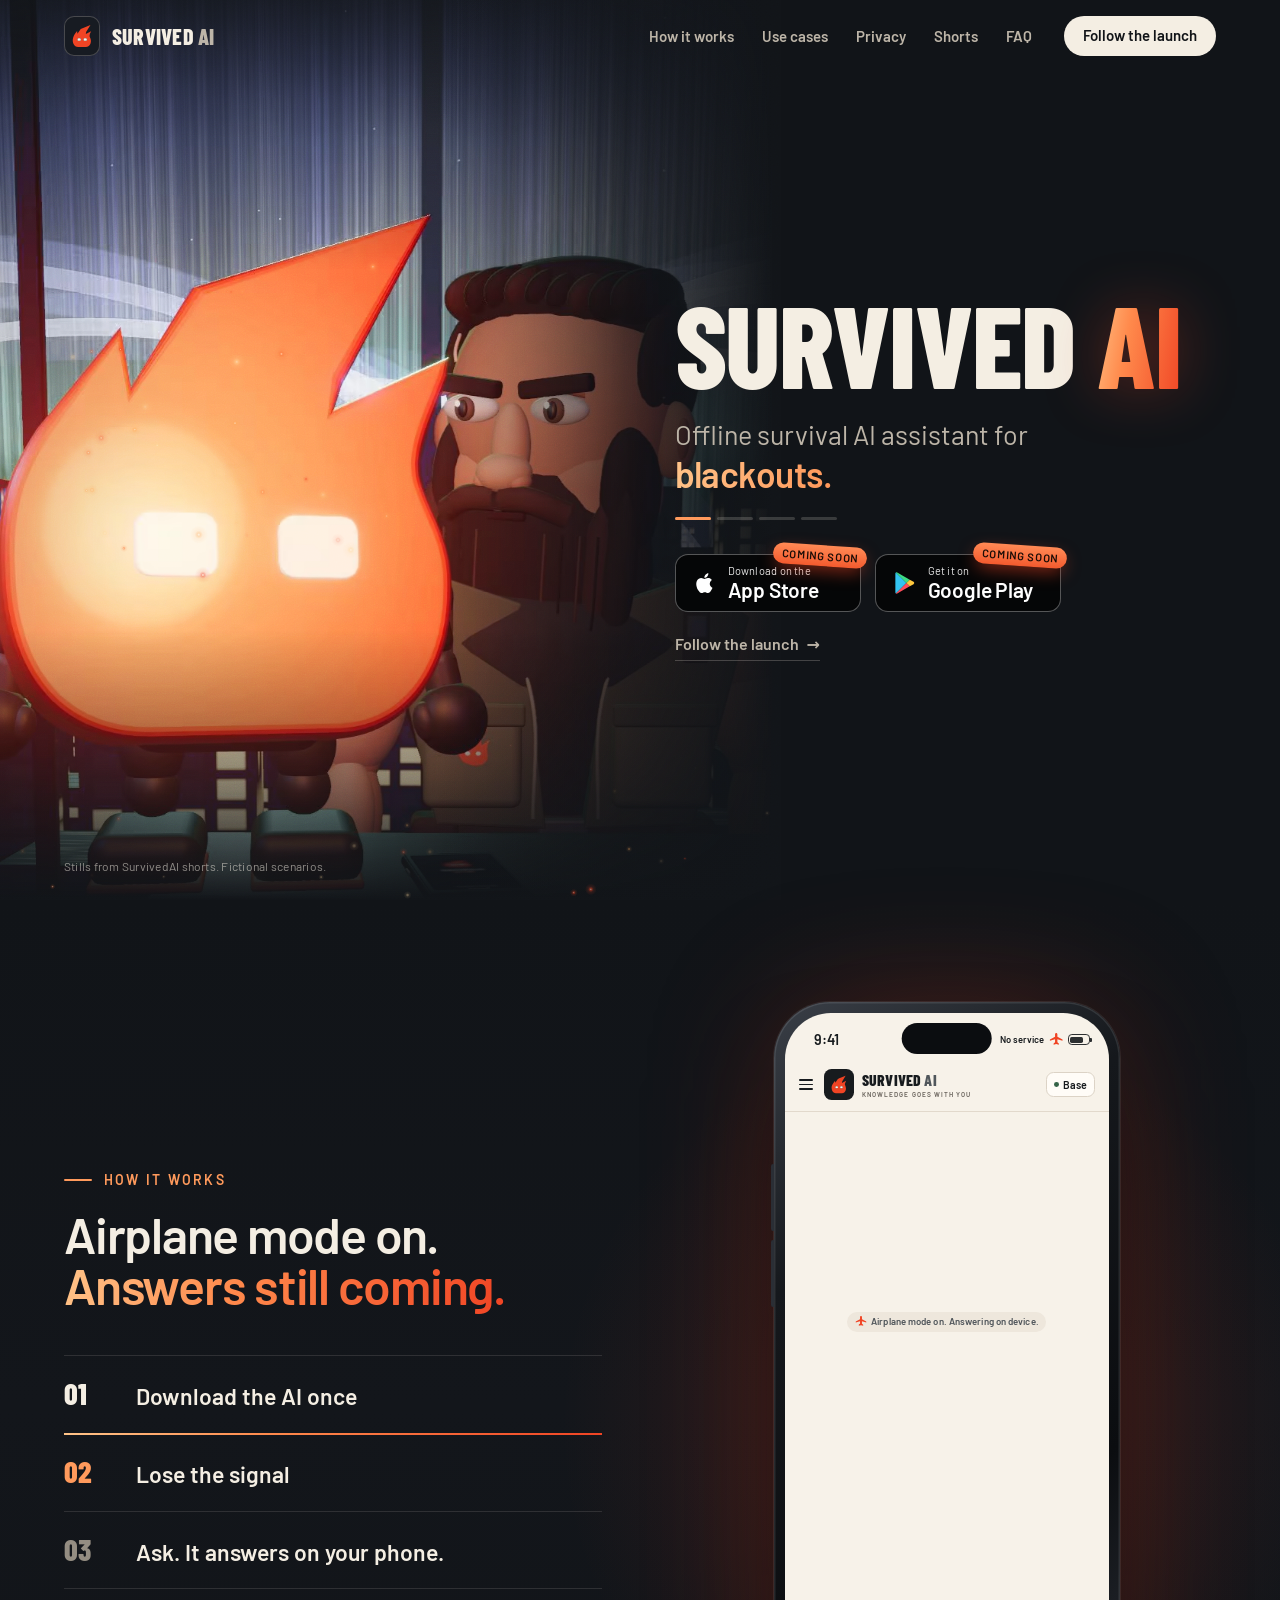
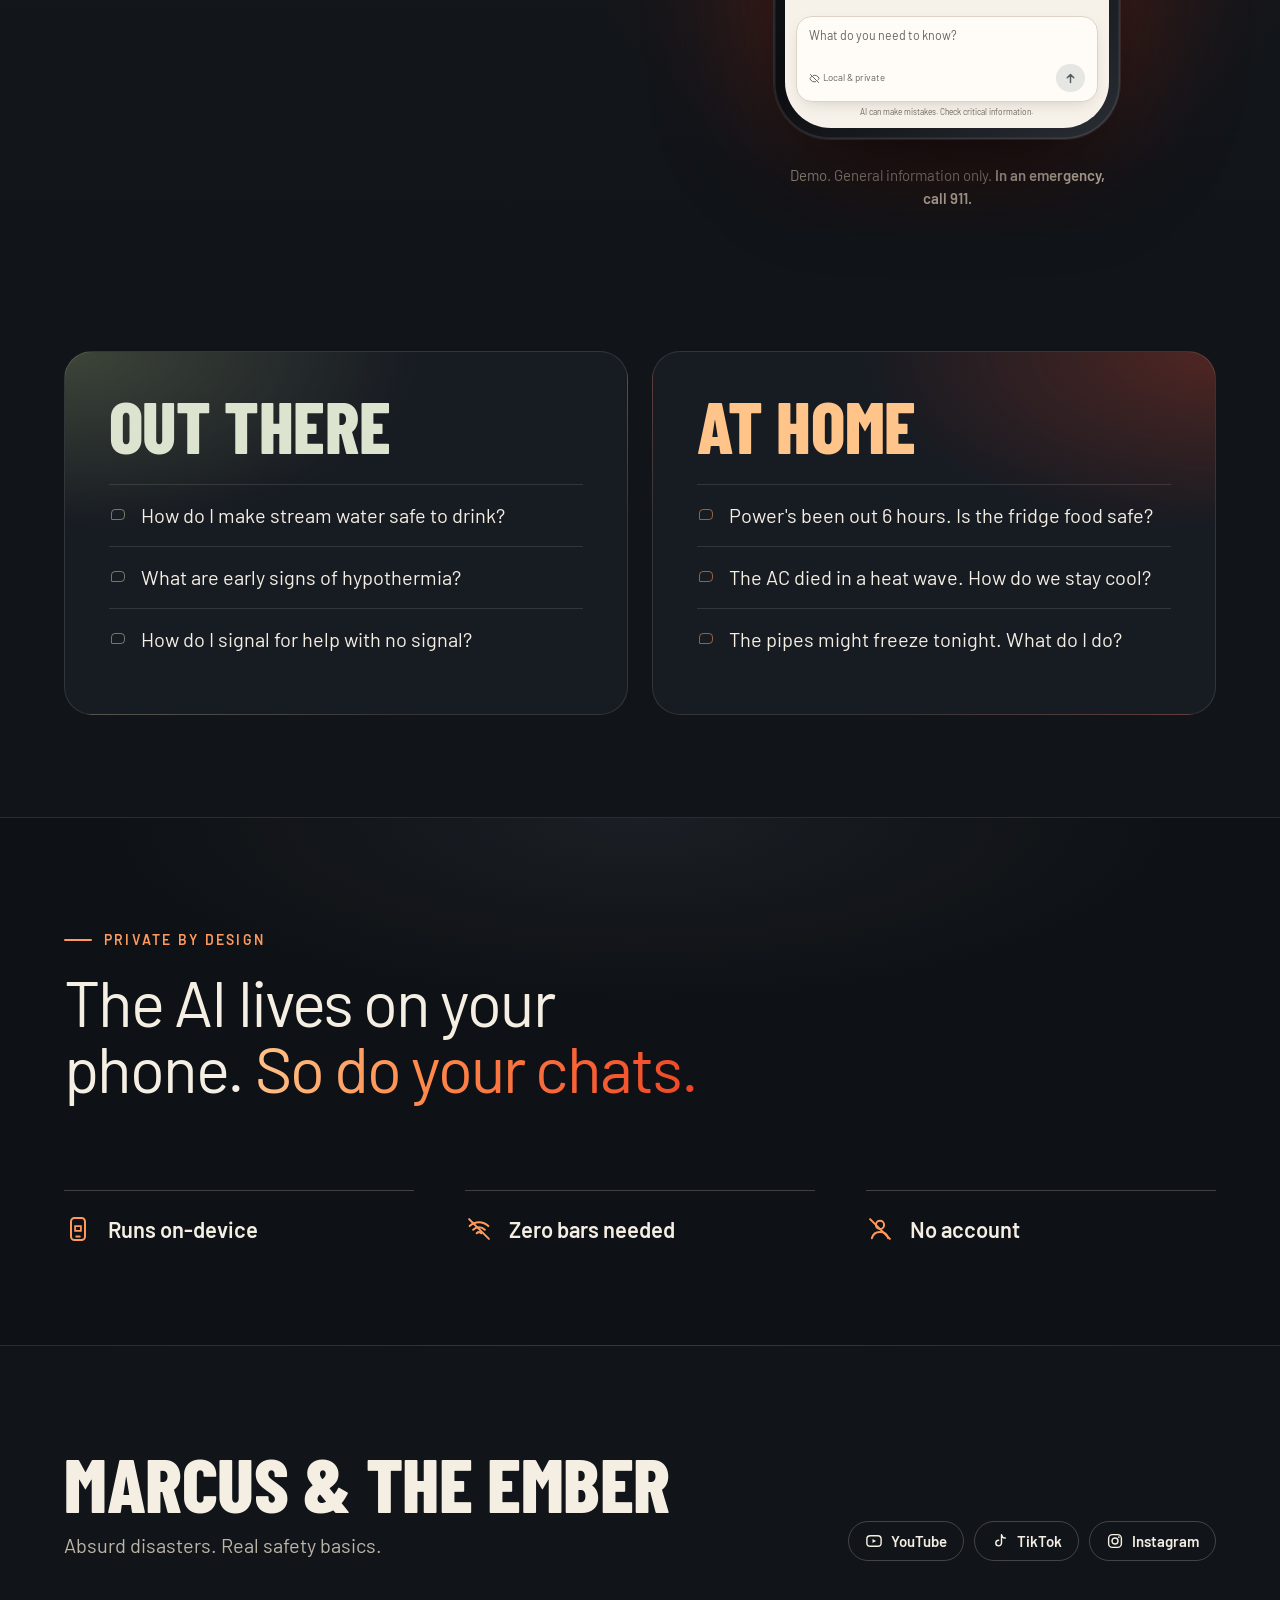
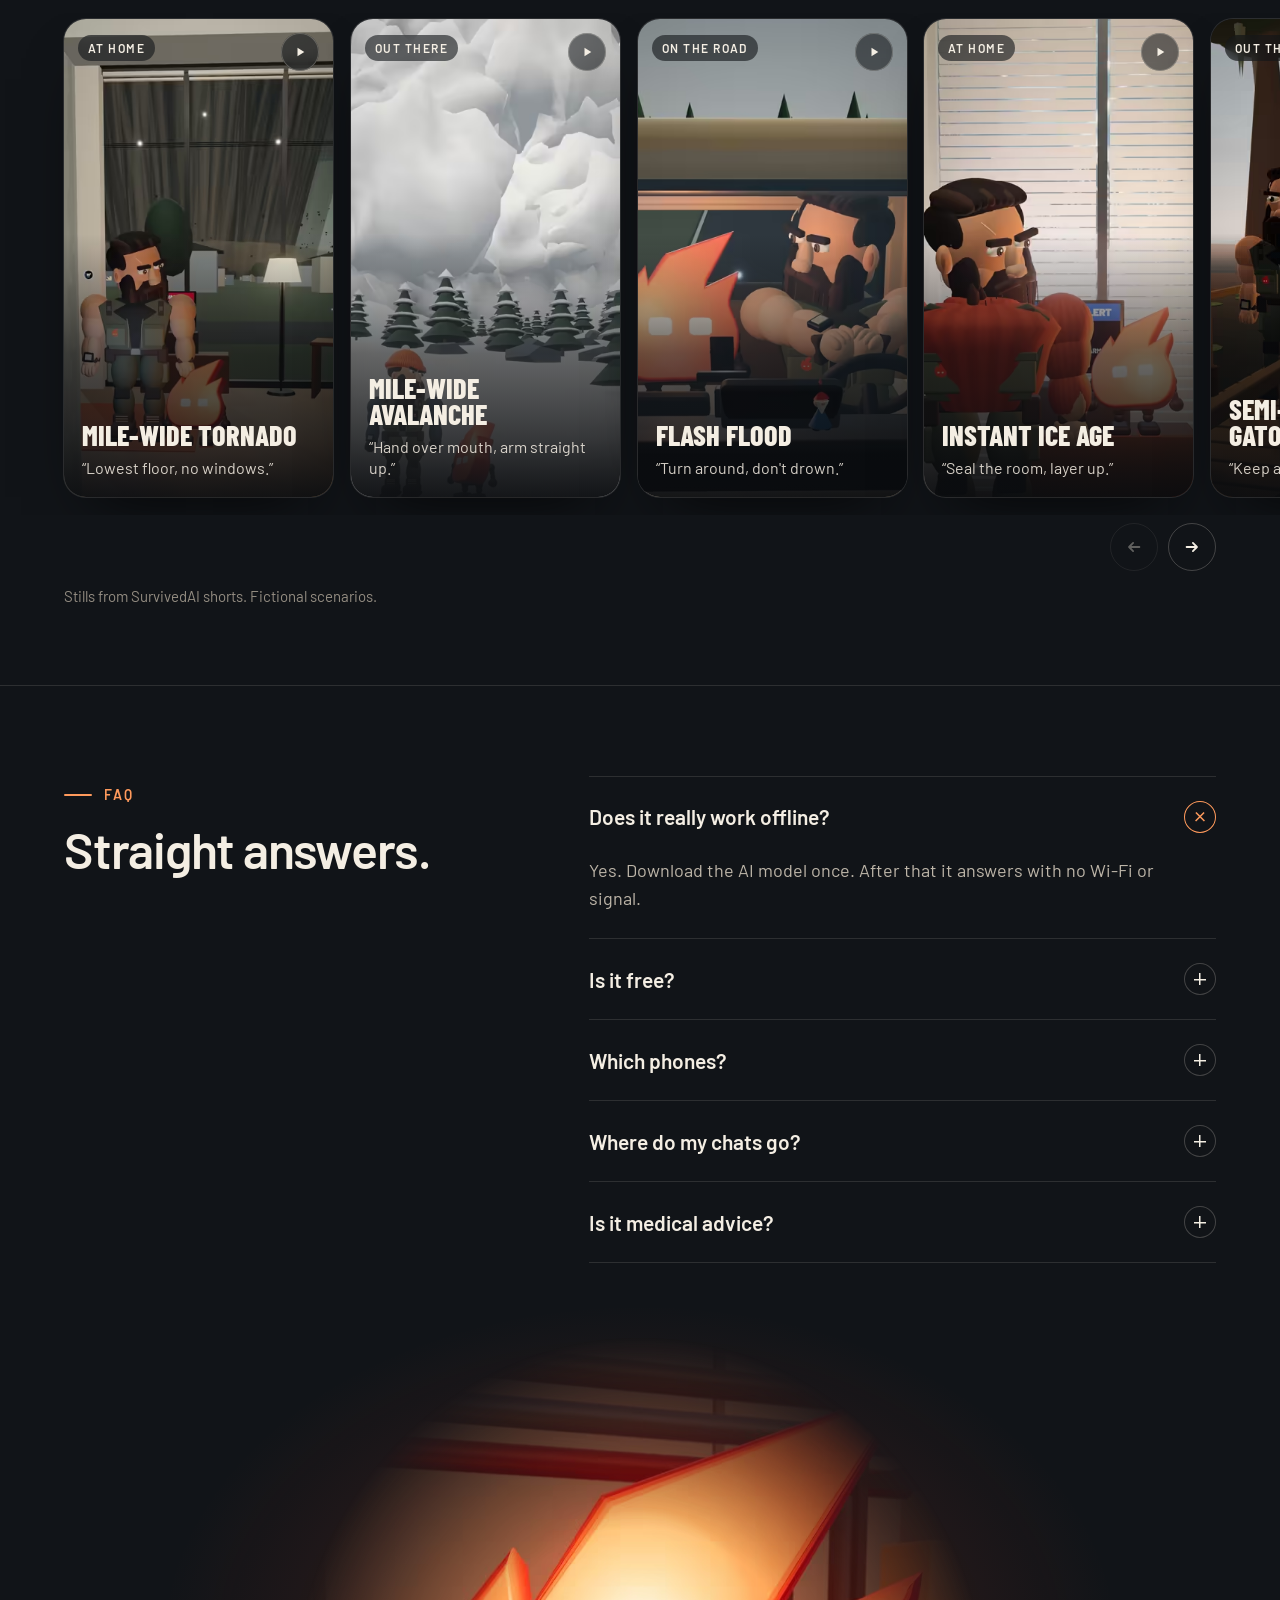
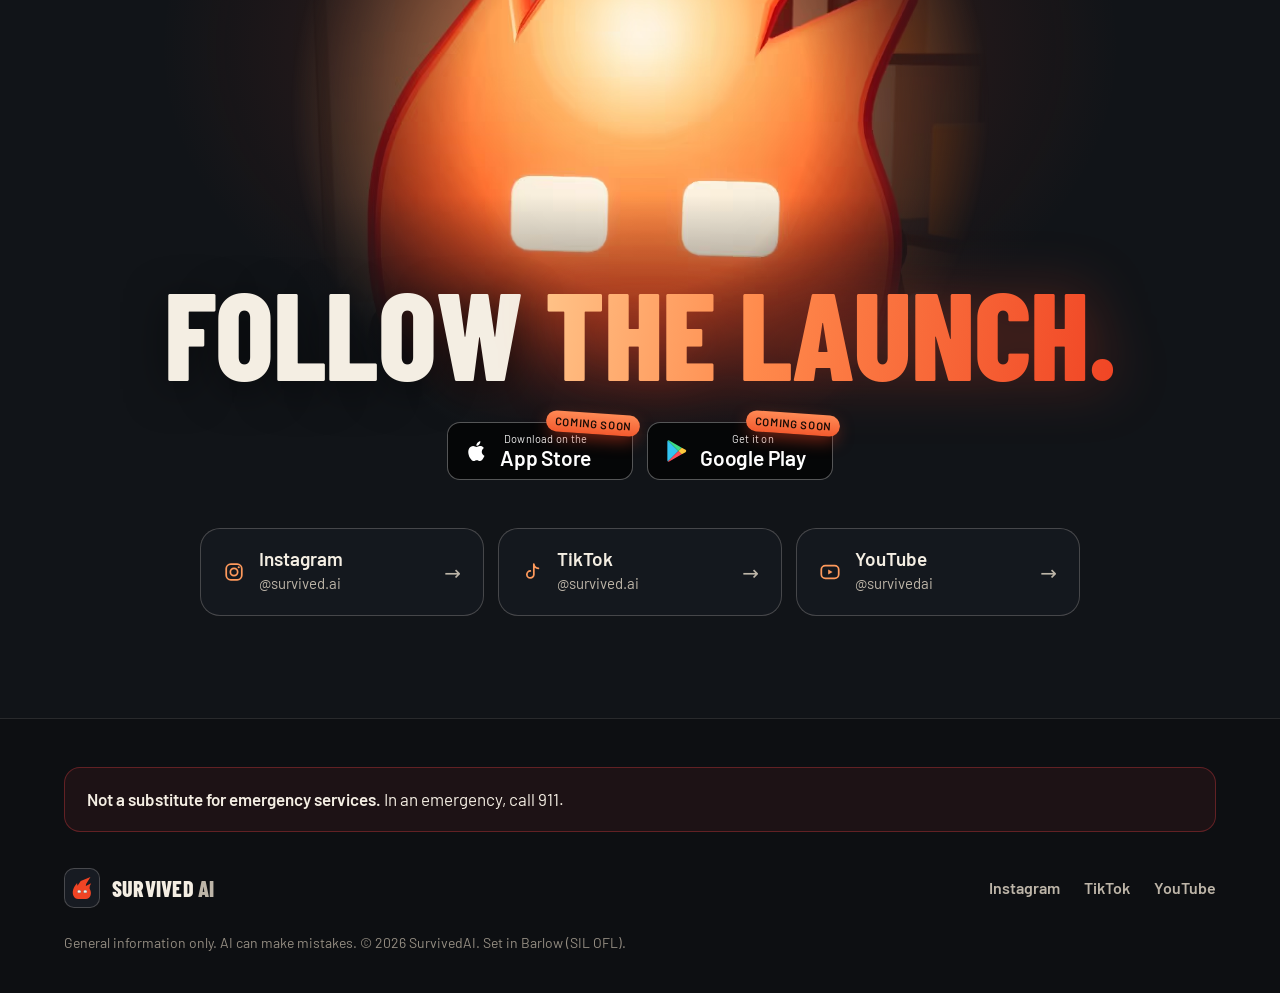
<file: index.html>
<!doctype html>
<html lang="en">
<head>
  <meta charset="utf-8">
  <meta name="viewport" content="width=device-width, initial-scale=1, viewport-fit=cover">
  <title>SurvivedAI: the offline survival assistant for iPhone and Android</title>
  <meta name="description" content="SurvivedAI runs an AI model on your phone, so it keeps answering survival questions with no internet: storms, blackouts, evacuations, remote trails. Coming soon.">
  <link rel="canonical" href="https://survived.ai/">
  <meta name="theme-color" content="#111418">
  <meta name="color-scheme" content="dark">
  <meta name="robots" content="index, follow">

  <meta property="og:type" content="website">
  <meta property="og:site_name" content="SurvivedAI">
  <meta property="og:url" content="https://survived.ai/">
  <meta property="og:title" content="SurvivedAI: no signal, still answers">
  <meta property="og:description" content="An AI survival assistant that runs on your phone and keeps answering with no internet. Coming soon to iPhone and Android.">
  <meta property="og:image" content="https://survived.ai/assets/og/og-image.png">
  <meta property="og:image:width" content="1200">
  <meta property="og:image:height" content="630">
  <meta property="og:image:alt" content="The SurvivedAI flame mark with the headline: No signal. Still answers.">
  <meta name="twitter:card" content="summary_large_image">
  <meta name="twitter:title" content="SurvivedAI: no signal, still answers">
  <meta name="twitter:description" content="An AI survival assistant that runs on your phone and keeps answering with no internet. Coming soon to iPhone and Android.">
  <meta name="twitter:image" content="https://survived.ai/assets/og/og-image.png">
  <meta name="twitter:image:alt" content="The SurvivedAI flame mark with the headline: No signal. Still answers.">

  <link rel="icon" href="./favicon.ico" sizes="48x48">
  <link rel="icon" href="./favicon.svg" type="image/svg+xml">
  <link rel="apple-touch-icon" href="./apple-touch-icon.png">
  <link rel="manifest" href="./site.webmanifest">

  <link rel="preload" href="./assets/fonts/barlow-condensed-800.woff2" as="font" type="font/woff2" crossorigin>
  <link rel="preload" href="./assets/fonts/barlow-400.woff2" as="font" type="font/woff2" crossorigin>
  <link rel="preload" as="image" href="./assets/img/hero-blackout-1080.avif" imagesrcset="./assets/img/hero-blackout-720.avif 720w, ./assets/img/hero-blackout-1080.avif 1080w" imagesizes="(min-width: 960px) 60vw, 100vw" type="image/avif" fetchpriority="high">
  <link rel="stylesheet" href="./assets/css/main.css">
  <script src="./assets/js/main.js" defer></script>

  <script type="application/ld+json">
  {
    "@context": "https://schema.org",
    "@graph": [
      {
        "@type": "Organization",
        "@id": "https://survived.ai/#organization",
        "name": "SurvivedAI",
        "url": "https://survived.ai/",
        "logo": "https://survived.ai/assets/icons/icon-512.png",
        "sameAs": [
          "https://www.instagram.com/survived.ai",
          "https://www.tiktok.com/@survived.ai",
          "https://www.youtube.com/@survivedai"
        ]
      },
      {
        "@type": "WebSite",
        "@id": "https://survived.ai/#website",
        "url": "https://survived.ai/",
        "name": "SurvivedAI",
        "publisher": { "@id": "https://survived.ai/#organization" }
      },
      {
        "@type": "MobileApplication",
        "@id": "https://survived.ai/#app",
        "name": "SurvivedAI",
        "operatingSystem": "iOS, Android",
        "applicationCategory": "ReferenceApplication",
        "description": "A prelaunch survival assistant that runs a local language model on your phone, so it keeps answering questions without an internet connection after a one-time model download.",
        "url": "https://survived.ai/",
        "publisher": { "@id": "https://survived.ai/#organization" }
      }
    ]
  }
  </script>
</head>
<body>
  <a class="skip-link" href="#main">Skip to content</a>

  <!-- ============ HEADER ============ -->
  <header class="site-header">
    <div class="wrap site-header__inner">
      <a class="brand" href="#top" aria-label="SurvivedAI, back to top">
        <span class="brand__tile" aria-hidden="true"><svg viewBox="250 50 590 700" width="20" height="24"><use href="#flame"/></svg></span>
        <span class="brand__word">Survived <span>AI</span></span>
      </a>
      <nav class="site-nav" aria-label="Primary">
        <ul>
          <li><a href="#how">How it works</a></li>
          <li><a href="#uses">Use cases</a></li>
          <li><a href="#privacy">Privacy</a></li>
          <li><a href="#shorts">Shorts</a></li>
          <li><a href="#faq">FAQ</a></li>
        </ul>
      </nav>
      <a class="btn btn--small btn--light site-header__cta" href="#follow">Follow the launch</a>
      <button class="menu-btn" type="button" popovertarget="mobile-menu" aria-label="Open menu">
        <span></span><span></span>
      </button>
    </div>
    <div id="mobile-menu" class="mobile-menu" popover>
      <nav aria-label="Mobile">
        <ul>
          <li><a href="#how">How it works</a></li>
          <li><a href="#uses">Use cases</a></li>
          <li><a href="#privacy">Privacy</a></li>
          <li><a href="#shorts">Shorts</a></li>
          <li><a href="#faq">FAQ</a></li>
          <li><a href="#follow" class="btn btn--light">Follow the launch</a></li>
        </ul>
      </nav>
    </div>
  </header>

  <main id="main">
    <!-- ============ HERO ============ -->
    <section class="hero" id="top" aria-labelledby="hero-title">
      <figure class="hero__media" id="hero-media">
          <picture class="hero__shot is-on" data-sit="blackout" style="--pos: 30% 20%">
            <source type="image/avif" srcset="./assets/img/hero-blackout-720.avif 720w, ./assets/img/hero-blackout-1080.avif 1080w" sizes="(min-width: 960px) 60vw, 100vw">
            <img src="./assets/img/hero-blackout-1080.webp" srcset="./assets/img/hero-blackout-720.webp 720w, ./assets/img/hero-blackout-1080.webp 1080w" sizes="(min-width: 960px) 60vw, 100vw" width="1080" height="1180" alt="Marcus and the SurvivedAI ember, a small flame-shaped robot with glowing eyes, in a dark room during a night blackout." fetchpriority="high" decoding="async">
          </picture>
          <picture class="hero__shot" data-sit="storm" style="--pos: 35% 85%" aria-hidden="true">
            <source type="image/avif" data-srcset="./assets/img/hero-storm-720.avif 720w, ./assets/img/hero-storm-1080.avif 1080w" sizes="(min-width: 960px) 60vw, 100vw">
            <img data-src="./assets/img/hero-storm-1080.webp" data-srcset="./assets/img/hero-storm-720.webp 720w, ./assets/img/hero-storm-1080.webp 1080w" sizes="(min-width: 960px) 60vw, 100vw" width="1080" height="1180" alt="Marcus and the ember standing outside under a huge black storm cloud." decoding="async">
          </picture>
          <picture class="hero__shot" data-sit="earthquake" style="--pos: 30% 50%" aria-hidden="true">
            <source type="image/avif" data-srcset="./assets/img/hero-earthquake-720.avif 720w, ./assets/img/hero-earthquake-1080.avif 1080w" sizes="(min-width: 960px) 60vw, 100vw">
            <img data-src="./assets/img/hero-earthquake-1080.webp" data-srcset="./assets/img/hero-earthquake-720.webp 720w, ./assets/img/hero-earthquake-1080.webp 1080w" sizes="(min-width: 960px) 60vw, 100vw" width="1080" height="1180" alt="The ember stands guard as Marcus drops and covers his head while a ceiling lamp swings in an earthquake." decoding="async">
          </picture>
          <picture class="hero__shot" data-sit="alien" style="--pos: 35% 40%" aria-hidden="true">
            <source type="image/avif" data-srcset="./assets/img/hero-alien-720.avif 720w, ./assets/img/hero-alien-1080.avif 1080w" sizes="(min-width: 960px) 60vw, 100vw">
            <img data-src="./assets/img/hero-alien-1080.webp" data-srcset="./assets/img/hero-alien-720.webp 720w, ./assets/img/hero-alien-1080.webp 1080w" sizes="(min-width: 960px) 60vw, 100vw" width="1080" height="1180" alt="Marcus drives a truck with the ember beside him as a flying saucer hovers in the night sky." decoding="async">
          </picture>
        <canvas class="hero__embers" id="embers" aria-hidden="true"></canvas>
        <figcaption class="hero__credit">Stills from SurvivedAI shorts. Fictional scenarios.</figcaption>
      </figure>

      <div class="wrap hero__inner">
        <div class="hero__copy">
          <h1 id="hero-title" class="hero__title">Survived <span class="hero__title-hot">AI</span></h1>
          <p class="hero__line">
            <span class="sr-only">Offline survival AI assistant for blackouts, storms, earthquakes and alien invasions.</span>
            <span aria-hidden="true">Offline survival AI assistant for</span>
            <span class="rot" id="rot" aria-hidden="true">
              <span class="rot__word is-on" data-sit="blackout">blackouts.</span>
              <span class="rot__word" data-sit="storm">storms.</span>
              <span class="rot__word" data-sit="earthquake">earthquakes.</span>
              <span class="rot__word" data-sit="alien">alien invasions.</span>
            </span>
          </p>
          <span class="rot__bars" id="rot-bars" aria-hidden="true"><i class="is-on"></i><i></i><i></i><i></i></span>
          <ul class="stores" aria-label="App stores">
            <li><a class="store" href="#follow" aria-label="App Store: coming soon. Follow the launch to hear first." title="Coming soon. Follow the launch to hear first.">
              <svg class="store__glyph" aria-hidden="true" viewBox="0 0 24 24" width="24" height="24"><path fill="currentColor" d="M16.4 12.7c0-2.3 1.9-3.4 2-3.5-1.1-1.6-2.8-1.8-3.4-1.8-1.4-.2-2.8.8-3.5.8-.7 0-1.8-.8-3-.8-1.5 0-3 .9-3.8 2.3-1.6 2.8-.4 7 1.2 9.3.8 1.1 1.7 2.4 2.9 2.3 1.2 0 1.6-.7 3-.7s1.8.7 3 .7c1.3 0 2.1-1.1 2.8-2.3.9-1.3 1.3-2.6 1.3-2.6s-2.5-1-2.5-3.7zM14.1 5.9c.6-.8 1.1-1.9 1-3-.9 0-2.1.6-2.7 1.4-.6.7-1.1 1.8-1 2.9 1 .1 2.1-.5 2.7-1.3z"/></svg>
              <span class="store__text"><small>Download on the</small>App Store</span>
              <span class="store__soon">Coming soon</span>
            </a></li>
            <li><a class="store" href="#follow" aria-label="Google Play: coming soon. Follow the launch to hear first." title="Coming soon. Follow the launch to hear first.">
              <svg class="store__glyph" aria-hidden="true" viewBox="0 0 24 24" width="24" height="24"><path fill="#33C4F2" d="M3.6 2.3 13.3 12l-9.7 9.7c-.3-.2-.5-.6-.5-1V3.3c0-.4.2-.8.5-1z"/><path fill="#3DDC84" d="M3.6 2.3c.3-.2.8-.3 1.2-.1l11.6 6.7-3.1 3.1z"/><path fill="#FF4C5B" d="M3.6 21.7l9.7-9.7 3.1 3.1-11.6 6.7c-.4.2-.9.2-1.2-.1z"/><path fill="#FFC83D" d="m16.4 8.9 3.5 2c.8.5.8 1.7 0 2.2l-3.5 2-3.1-3.1z"/></svg>
              <span class="store__text"><small>Get it on</small>Google Play</span>
              <span class="store__soon">Coming soon</span>
            </a></li>
          </ul>
          <a class="hero__follow" href="#follow">Follow the launch <span aria-hidden="true">&rarr;</span></a>
        </div>
      </div>
    </section>

    <!-- ============ HOW IT WORKS: LIVE PHONE DEMO ============ -->
    <section class="demo" id="how" aria-labelledby="how-title">
      <div class="wrap demo__grid">
        <div class="demo__copy">
          <div class="demo__head">
            <p class="eyebrow">How it works</p>
            <h2 id="how-title" class="h-sans">Airplane mode on.<br> <span class="hot">Answers still coming.</span></h2>
          </div>
          <ol class="steps" id="demo-steps">
            <li class="step" data-step="1"><span class="step__num" aria-hidden="true">01</span><h3>Download the AI once</h3></li>
            <li class="step" data-step="2"><span class="step__num" aria-hidden="true">02</span><h3>Lose the signal</h3></li>
            <li class="step" data-step="3"><span class="step__num" aria-hidden="true">03</span><h3>Ask. It answers on your phone.</h3></li>
          </ol>
          <button class="replay is-hidden" type="button" id="demo-replay">
            <svg aria-hidden="true" viewBox="0 0 20 20" width="16" height="16"><path d="M4.5 10a5.5 5.5 0 1 0 1.7-4M4 3.5V7h3.5" fill="none" stroke="currentColor" stroke-width="1.9" stroke-linecap="round" stroke-linejoin="round"/></svg>
            Replay
          </button>
        </div>

        <figure class="demo__stage">
          <div class="phone" id="phone" data-state="done" role="img" aria-labelledby="phone-desc">
            <div class="phone__screen">
              <div class="sb" aria-hidden="true">
                <span class="sb__time">9:41</span>
                <span class="sb__island"></span>
                <span class="sb__right">
                  <span class="sb__online">
                    <span class="sb__bars"><i></i><i></i><i></i><i></i></span>
                    <svg class="sb__wifi" viewBox="0 0 16 12" width="15" height="11"><path d="M8 11.2 5.6 8.6a3.4 3.4 0 0 1 4.8 0zM3.4 6.4a6.5 6.5 0 0 1 9.2 0l-1.2 1.2a4.8 4.8 0 0 0-6.8 0zM1.2 4.2a9.6 9.6 0 0 1 13.6 0l-1.2 1.2a7.9 7.9 0 0 0-11.2 0z" fill="currentColor"/></svg>
                  </span>
                  <span class="sb__offline">
                    <span class="sb__nosvc">No service</span>
                    <svg class="sb__plane" viewBox="0 0 16 16" width="14" height="14"><path d="M15 8.6v-1.4L9.3 4.2V1.5C9.3.7 8.7 0 8 0s-1.3.7-1.3 1.5v2.7L1 7.2v1.4l5.7-1.6v3.3l-1.6 1.2V13L8 12.2l2.9.8v-1.5l-1.6-1.2V7z" fill="currentColor"/></svg>
                  </span>
                  <span class="sb__batt"><i></i></span>
                </span>
              </div>

              <div class="app-bar" aria-hidden="true">
                <span class="app-bar__menu"><i></i><i></i><i></i></span>
                <span class="app-bar__tile"><svg viewBox="250 50 590 700" width="15" height="18"><use href="#flame"/></svg></span>
                <span class="app-bar__word"><b>Survived <span>AI</span></b><small>Knowledge goes with you</small></span>
                <span class="app-bar__model"><i></i>Base</span>
              </div>

              <div class="chat" aria-hidden="true">
                <div class="chat__toasts">
                <div class="chat__toast chat__toast--dl"><span class="chat__check"></span>Model on device. Ready offline.</div>
                <div class="chat__toast chat__toast--air">
                  <svg viewBox="0 0 16 16" width="12" height="12"><path d="M15 8.6v-1.4L9.3 4.2V1.5C9.3.7 8.7 0 8 0s-1.3.7-1.3 1.5v2.7L1 7.2v1.4l5.7-1.6v3.3l-1.6 1.2V13L8 12.2l2.9.8v-1.5l-1.6-1.2V7z" fill="currentColor"/></svg>
                  Airplane mode on. Answering on device.
                </div>
                </div>
                <p class="chat__user">The power's out and may stay out for days. How should we store drinking water?</p>
                <div class="chat__bot">
                  <span class="chat__avatar"><svg viewBox="250 50 590 700" width="13" height="15"><use href="#flame"/></svg></span>
                  <div class="chat__answer" id="answer">
                    <span class="chat__thinking"><i></i><i></i><i></i></span>
                    <div class="chat__text" id="answer-text">
                      <p>Plan on about <b>1 gallon per person per day</b>, for at least 3 days. Count pets too.</p>
                      <ol>
                        <li>Use clean, food-grade containers with tight lids.</li>
                        <li>Fill them while your tap water is still safe.</li>
                        <li>Store them somewhere cool and dark, and label the date.</li>
                      </ol>
                      <p>If your utility issues a boil-water notice, follow its instructions.</p>
                    </div>
                  </div>
                </div>
              </div>

              <div class="composer" aria-hidden="true">
                <span class="composer__input"><span class="composer__typed" id="composer-typed"></span><span class="composer__ph">What do you need to know?</span></span>
                <span class="composer__row">
                  <span class="composer__local"><svg viewBox="0 0 16 16" width="11" height="11"><path d="M2 2l12 12M6.3 3.5A6.6 6.6 0 0 1 14.6 8a7 7 0 0 1-1.7 2.3M9.6 12.7A6.6 6.6 0 0 1 1.4 8a7.3 7.3 0 0 1 2.3-2.9" fill="none" stroke="currentColor" stroke-width="1.4" stroke-linecap="round"/></svg>Local &amp; private</span>
                  <span class="composer__send"><svg viewBox="0 0 16 16" width="13" height="13"><path d="M8 13V3m-4 4 4-4 4 4" fill="none" stroke="currentColor" stroke-width="1.8" stroke-linecap="round" stroke-linejoin="round"/></svg></span>
                </span>
              </div>
              <p class="phone__fine" aria-hidden="true">AI can make mistakes. Check critical information.</p>
            </div>
          </div>
          <p class="sr-only" id="phone-desc">Demo: a phone in airplane mode with no service. Someone asks SurvivedAI how to store drinking water during a power outage. It answers: plan on about 1 gallon per person per day for at least 3 days, counting pets; use clean, food-grade containers with tight lids; fill them while tap water is still safe; store them cool and dark and label the date; and follow any boil-water notice from your utility.</p>
          <figcaption class="demo__note">Demo. General information only. <strong>In an emergency, call 911.</strong></figcaption>
        </figure>
      </div>
    </section>

    <!-- ============ USE CASES ============ -->
    <section class="uses" id="uses" aria-labelledby="uses-title">
      <div class="wrap">
        <h2 id="uses-title" class="sr-only">Use cases</h2>
        <div class="uses__grid">
          <article class="realm realm--out" aria-labelledby="out-title">
            <h3 id="out-title" class="realm__title">Out there</h3>
            <ul class="asks" aria-label="Example outdoor questions">
              <li>How do I make stream water safe to drink?</li>
              <li>What are early signs of hypothermia?</li>
              <li>How do I signal for help with no signal?</li>
            </ul>
          </article>
          <article class="realm realm--home" aria-labelledby="home-title">
            <h3 id="home-title" class="realm__title">At home</h3>
            <ul class="asks" aria-label="Example home emergency questions">
              <li>Power's been out 6 hours. Is the fridge food safe?</li>
              <li>The AC died in a heat wave. How do we stay cool?</li>
              <li>The pipes might freeze tonight. What do I do?</li>
            </ul>
          </article>
        </div>
      </div>
    </section>

    <!-- ============ PRIVACY ============ -->
    <section class="privacy" id="privacy" aria-labelledby="privacy-title">
      <div class="wrap">
        <p class="eyebrow">Private by design</p>
        <h2 id="privacy-title" class="lit">
          <span>The AI lives on your phone.</span>
          <span class="lit__hot">So do your chats.</span>
        </h2>
        <ul class="facts">
          <li>
            <svg aria-hidden="true" viewBox="0 0 24 24" width="28" height="28"><rect x="6" y="2.5" width="12" height="19" rx="3" fill="none" stroke="currentColor" stroke-width="1.7"/><path d="M10.5 18.5h3" stroke="currentColor" stroke-width="1.7" stroke-linecap="round"/><path d="M9.5 9.5h5v4h-5z" fill="none" stroke="currentColor" stroke-width="1.5"/></svg>
            <h3>Runs on-device</h3>
          </li>
          <li>
            <svg aria-hidden="true" viewBox="0 0 24 24" width="28" height="28"><path d="M4 9.5a11.5 11.5 0 0 1 16 0M7 12.6a7.2 7.2 0 0 1 10 0M10 15.6a2.9 2.9 0 0 1 4 0" fill="none" stroke="currentColor" stroke-width="1.7" stroke-linecap="round"/><path d="M3.5 3.5l17 17" stroke="currentColor" stroke-width="1.7" stroke-linecap="round"/></svg>
            <h3>Zero bars needed</h3>
          </li>
          <li>
            <svg aria-hidden="true" viewBox="0 0 24 24" width="28" height="28"><circle cx="12" cy="8.5" r="3.5" fill="none" stroke="currentColor" stroke-width="1.7"/><path d="M5 20c.8-3.6 3.6-5.5 7-5.5s6.2 1.9 7 5.5" fill="none" stroke="currentColor" stroke-width="1.7" stroke-linecap="round"/><path d="M3.5 3.5l17 17" stroke="currentColor" stroke-width="1.7" stroke-linecap="round"/></svg>
            <h3>No account</h3>
          </li>
        </ul>
      </div>
    </section>

    <!-- ============ SHORTS ============ -->
    <section class="shorts" id="shorts" aria-labelledby="shorts-title">
      <div class="wrap shorts__head">
        <div>
          <h2 id="shorts-title" class="h-cond">Marcus &amp; the ember</h2>
          <p class="shorts__sub">Absurd disasters. Real safety basics.</p>
        </div>
        <ul class="platforms" aria-label="Watch the shorts">
          <li><a href="https://www.youtube.com/@survivedai/shorts" rel="noopener"><svg aria-hidden="true" viewBox="0 0 24 24" width="18" height="18"><rect x="2.5" y="5" width="19" height="14" rx="4.5" fill="none" stroke="currentColor" stroke-width="1.9"/><path d="M10 9.2v5.6l4.8-2.8z" fill="currentColor"/></svg>YouTube</a></li>
          <li><a href="https://www.tiktok.com/@survived.ai" rel="noopener"><svg aria-hidden="true" viewBox="0 0 24 24" width="18" height="18"><path d="M14 3.5v11.2a3.8 3.8 0 1 1-3.8-3.8M14 3.5c.4 2.6 2.3 4.4 5 4.6" fill="none" stroke="currentColor" stroke-width="1.9" stroke-linecap="round" stroke-linejoin="round"/></svg>TikTok</a></li>
          <li><a href="https://www.instagram.com/survived.ai" rel="noopener"><svg aria-hidden="true" viewBox="0 0 24 24" width="18" height="18"><rect x="3.5" y="3.5" width="17" height="17" rx="5" fill="none" stroke="currentColor" stroke-width="1.9"/><circle cx="12" cy="12" r="4" fill="none" stroke="currentColor" stroke-width="1.9"/><circle cx="17.2" cy="6.8" r="1.2" fill="currentColor"/></svg>Instagram</a></li>
        </ul>
      </div>

      <div class="reel-wrap">
        <ul class="reel" id="reel" aria-label="SurvivedAI shorts">
          <li class="clip">
            <a href="https://www.youtube.com/@survivedai/shorts" rel="noopener">
              <picture>
                <source type="image/avif" srcset="./assets/img/short-tornado-360.avif 360w, ./assets/img/short-tornado-600.avif 600w" sizes="(min-width: 960px) 300px, 64vw">
                <img src="./assets/img/short-tornado-600.webp" srcset="./assets/img/short-tornado-360.webp 360w, ./assets/img/short-tornado-600.webp 600w" sizes="(min-width: 960px) 300px, 64vw" width="600" height="1067" alt="Marcus and the ember stand in a living room as a tornado passes outside the windows." loading="lazy" decoding="async">
              </picture>
              <span class="clip__tag">At home</span>
              <span class="clip__body"><span class="clip__title">Mile-wide tornado</span><span class="clip__rule">“Lowest floor, no windows.”</span></span>
            </a>
          </li>
          <li class="clip">
            <a href="https://www.youtube.com/@survivedai/shorts" rel="noopener">
              <picture>
                <source type="image/avif" srcset="./assets/img/short-avalanche-360.avif 360w, ./assets/img/short-avalanche-600.avif 600w" sizes="(min-width: 960px) 300px, 64vw">
                <img src="./assets/img/short-avalanche-600.webp" srcset="./assets/img/short-avalanche-360.webp 360w, ./assets/img/short-avalanche-600.webp 600w" sizes="(min-width: 960px) 300px, 64vw" width="600" height="1067" alt="Marcus in an orange beanie and the ember stand in the snow below a towering avalanche cloud." loading="lazy" decoding="async">
              </picture>
              <span class="clip__tag">Out there</span>
              <span class="clip__body"><span class="clip__title">Mile-wide avalanche</span><span class="clip__rule">“Hand over mouth, arm straight up.”</span></span>
            </a>
          </li>
          <li class="clip">
            <a href="https://www.youtube.com/@survivedai/shorts" rel="noopener">
              <picture>
                <source type="image/avif" srcset="./assets/img/short-flood-360.avif 360w, ./assets/img/short-flood-600.avif 600w" sizes="(min-width: 960px) 300px, 64vw">
                <img src="./assets/img/short-flood-600.webp" srcset="./assets/img/short-flood-360.webp 360w, ./assets/img/short-flood-600.webp 600w" sizes="(min-width: 960px) 300px, 64vw" width="600" height="1067" alt="Marcus at the wheel of a truck with the ember riding in the passenger seat." loading="lazy" decoding="async">
              </picture>
              <span class="clip__tag">On the road</span>
              <span class="clip__body"><span class="clip__title">Flash flood</span><span class="clip__rule">“Turn around, don't drown.”</span></span>
            </a>
          </li>
          <li class="clip">
            <a href="https://www.youtube.com/@survivedai/shorts" rel="noopener">
              <picture>
                <source type="image/avif" srcset="./assets/img/short-iceage-360.avif 360w, ./assets/img/short-iceage-600.avif 600w" sizes="(min-width: 960px) 300px, 64vw">
                <img src="./assets/img/short-iceage-600.webp" srcset="./assets/img/short-iceage-360.webp 360w, ./assets/img/short-iceage-600.webp 600w" sizes="(min-width: 960px) 300px, 64vw" width="600" height="1067" alt="Marcus in a red sweater layers up indoors next to the ember while snow presses against the blinds." loading="lazy" decoding="async">
              </picture>
              <span class="clip__tag">At home</span>
              <span class="clip__body"><span class="clip__title">Instant ice age</span><span class="clip__rule">“Seal the room, layer up.”</span></span>
            </a>
          </li>
          <li class="clip">
            <a href="https://www.youtube.com/@survivedai/shorts" rel="noopener">
              <picture>
                <source type="image/avif" srcset="./assets/img/short-gator-360.avif 360w, ./assets/img/short-gator-600.avif 600w" sizes="(min-width: 960px) 300px, 64vw">
                <img src="./assets/img/short-gator-600.webp" srcset="./assets/img/short-gator-360.webp 360w, ./assets/img/short-gator-600.webp 600w" sizes="(min-width: 960px) 300px, 64vw" width="600" height="1067" alt="Marcus and the ember on a swamp boardwalk under mossy trees." loading="lazy" decoding="async">
              </picture>
              <span class="clip__tag">Out there</span>
              <span class="clip__body"><span class="clip__title">Semi-truck-sized gator</span><span class="clip__rule">“Keep at least fifteen feet back.”</span></span>
            </a>
          </li>
          <li class="clip">
            <a href="https://www.youtube.com/@survivedai/shorts" rel="noopener">
              <picture>
                <source type="image/avif" srcset="./assets/img/short-quake-360.avif 360w, ./assets/img/short-quake-600.avif 600w" sizes="(min-width: 960px) 300px, 64vw">
                <img src="./assets/img/short-quake-600.webp" srcset="./assets/img/short-quake-360.webp 360w, ./assets/img/short-quake-600.webp 600w" sizes="(min-width: 960px) 300px, 64vw" width="600" height="1067" alt="Marcus and the ember in a high-rise apartment during an earthquake." loading="lazy" decoding="async">
              </picture>
              <span class="clip__tag">At home</span>
              <span class="clip__body"><span class="clip__title">Magnitude-10 quake</span><span class="clip__rule">“Drop, cover, hold on.”</span></span>
            </a>
          </li>
          <li class="clip">
            <a href="https://www.youtube.com/@survivedai/shorts" rel="noopener">
              <picture>
                <source type="image/avif" srcset="./assets/img/short-tsunami-360.avif 360w, ./assets/img/short-tsunami-600.avif 600w" sizes="(min-width: 960px) 300px, 64vw">
                <img src="./assets/img/short-tsunami-600.webp" srcset="./assets/img/short-tsunami-360.webp 360w, ./assets/img/short-tsunami-600.webp 600w" sizes="(min-width: 960px) 300px, 64vw" width="600" height="1067" alt="Marcus checks his phone on a drained beach while the ember warns him." loading="lazy" decoding="async">
              </picture>
              <span class="clip__tag">Coast</span>
              <span class="clip__body"><span class="clip__title">The ocean drains a mile out</span><span class="clip__rule">“Don't wait. Get uphill.”</span></span>
            </a>
          </li>
          <li class="clip">
            <a href="https://www.youtube.com/@survivedai/shorts" rel="noopener">
              <picture>
                <source type="image/avif" srcset="./assets/img/short-wildfire-360.avif 360w, ./assets/img/short-wildfire-600.avif 600w" sizes="(min-width: 960px) 300px, 64vw">
                <img src="./assets/img/short-wildfire-600.webp" srcset="./assets/img/short-wildfire-360.webp 360w, ./assets/img/short-wildfire-600.webp 600w" sizes="(min-width: 960px) 300px, 64vw" width="600" height="1067" alt="Marcus and the ember outside a house with a garden hose as a wildfire approaches." loading="lazy" decoding="async">
              </picture>
              <span class="clip__tag">Evacuation</span>
              <span class="clip__body"><span class="clip__title">100-foot wildfire</span><span class="clip__rule">“Told to evacuate? Leave immediately.”</span></span>
            </a>
          </li>
        </ul>
        <div class="reel__nav" aria-hidden="true">
          <button type="button" class="reel__btn" data-dir="-1" tabindex="-1"><svg viewBox="0 0 20 20" width="18" height="18"><path d="M16 10H5m4-4.5L4.5 10 9 14.5" fill="none" stroke="currentColor" stroke-width="2" stroke-linecap="round" stroke-linejoin="round"/></svg></button>
          <button type="button" class="reel__btn" data-dir="1" tabindex="-1"><svg viewBox="0 0 20 20" width="18" height="18"><path d="M4 10h11m-4-4.5L15.5 10 11 14.5" fill="none" stroke="currentColor" stroke-width="2" stroke-linecap="round" stroke-linejoin="round"/></svg></button>
        </div>
      </div>
      <p class="wrap fine">Stills from SurvivedAI shorts. Fictional scenarios.</p>
    </section>

    <!-- ============ FAQ ============ -->
    <section class="faq" id="faq" aria-labelledby="faq-title">
      <div class="wrap faq__grid">
        <div class="faq__head">
          <p class="eyebrow">FAQ</p>
          <h2 id="faq-title" class="h-sans">Straight answers.</h2>
        </div>
        <div class="faq__list">
          <details name="faq" open>
            <summary>Does it really work offline?</summary>
            <div class="faq__body"><p>Yes. Download the AI model once. After that it answers with no Wi-Fi or signal.</p></div>
          </details>
          <details name="faq">
            <summary>Is it free?</summary>
            <div class="faq__body"><p>Free to start. Premium features are planned after launch.</p></div>
          </details>
          <details name="faq">
            <summary>Which phones?</summary>
            <div class="faq__body"><p>iPhone and Android. We'll publish exact requirements before launch.</p></div>
          </details>
          <details name="faq">
            <summary>Where do my chats go?</summary>
            <div class="faq__body"><p>Nowhere. They stay on your phone.</p></div>
          </details>
          <details name="faq">
            <summary>Is it medical advice?</summary>
            <div class="faq__body"><p>No. It gives general information and can make mistakes. In an emergency, call 911.</p></div>
          </details>
        </div>
      </div>
    </section>

    <!-- ============ FOLLOW THE LAUNCH ============ -->
    <section class="follow" id="follow" aria-labelledby="follow-title">
      <div class="follow__art" aria-hidden="true">
        <picture>
          <source type="image/avif" srcset="./assets/img/ember-720.avif 720w, ./assets/img/ember-1080.avif 1080w" sizes="(min-width: 960px) 760px, 118vw">
          <img src="./assets/img/ember-1080.webp" srcset="./assets/img/ember-720.webp 720w, ./assets/img/ember-1080.webp 1080w" sizes="(min-width: 960px) 760px, 118vw" width="1080" height="1200" alt="" loading="lazy" decoding="async">
        </picture>
      </div>
      <div class="wrap follow__inner">
        <h2 id="follow-title" class="follow__title">Follow <span class="hot">the launch.</span></h2>
        <ul class="stores stores--center" aria-label="App stores">
            <li><a class="store" href="#follow" aria-label="App Store: coming soon. Follow the launch to hear first." title="Coming soon. Follow the launch to hear first.">
              <svg class="store__glyph" aria-hidden="true" viewBox="0 0 24 24" width="24" height="24"><path fill="currentColor" d="M16.4 12.7c0-2.3 1.9-3.4 2-3.5-1.1-1.6-2.8-1.8-3.4-1.8-1.4-.2-2.8.8-3.5.8-.7 0-1.8-.8-3-.8-1.5 0-3 .9-3.8 2.3-1.6 2.8-.4 7 1.2 9.3.8 1.1 1.7 2.4 2.9 2.3 1.2 0 1.6-.7 3-.7s1.8.7 3 .7c1.3 0 2.1-1.1 2.8-2.3.9-1.3 1.3-2.6 1.3-2.6s-2.5-1-2.5-3.7zM14.1 5.9c.6-.8 1.1-1.9 1-3-.9 0-2.1.6-2.7 1.4-.6.7-1.1 1.8-1 2.9 1 .1 2.1-.5 2.7-1.3z"/></svg>
              <span class="store__text"><small>Download on the</small>App Store</span>
              <span class="store__soon">Coming soon</span>
            </a></li>
            <li><a class="store" href="#follow" aria-label="Google Play: coming soon. Follow the launch to hear first." title="Coming soon. Follow the launch to hear first.">
              <svg class="store__glyph" aria-hidden="true" viewBox="0 0 24 24" width="24" height="24"><path fill="#33C4F2" d="M3.6 2.3 13.3 12l-9.7 9.7c-.3-.2-.5-.6-.5-1V3.3c0-.4.2-.8.5-1z"/><path fill="#3DDC84" d="M3.6 2.3c.3-.2.8-.3 1.2-.1l11.6 6.7-3.1 3.1z"/><path fill="#FF4C5B" d="M3.6 21.7l9.7-9.7 3.1 3.1-11.6 6.7c-.4.2-.9.2-1.2-.1z"/><path fill="#FFC83D" d="m16.4 8.9 3.5 2c.8.5.8 1.7 0 2.2l-3.5 2-3.1-3.1z"/></svg>
              <span class="store__text"><small>Get it on</small>Google Play</span>
              <span class="store__soon">Coming soon</span>
            </a></li>
          </ul>
        <ul class="socials" aria-label="SurvivedAI on social media">
          <li><a class="social" href="https://www.instagram.com/survived.ai" rel="noopener"><svg aria-hidden="true" viewBox="0 0 24 24" width="22" height="22"><rect x="3.5" y="3.5" width="17" height="17" rx="5" fill="none" stroke="currentColor" stroke-width="1.9"/><circle cx="12" cy="12" r="4" fill="none" stroke="currentColor" stroke-width="1.9"/><circle cx="17.2" cy="6.8" r="1.2" fill="currentColor"/></svg><span class="social__name">Instagram</span><span class="social__handle">@survived.ai</span></a></li>
          <li><a class="social" href="https://www.tiktok.com/@survived.ai" rel="noopener"><svg aria-hidden="true" viewBox="0 0 24 24" width="22" height="22"><path d="M14 3.5v11.2a3.8 3.8 0 1 1-3.8-3.8M14 3.5c.4 2.6 2.3 4.4 5 4.6" fill="none" stroke="currentColor" stroke-width="1.9" stroke-linecap="round" stroke-linejoin="round"/></svg><span class="social__name">TikTok</span><span class="social__handle">@survived.ai</span></a></li>
          <li><a class="social" href="https://www.youtube.com/@survivedai" rel="noopener"><svg aria-hidden="true" viewBox="0 0 24 24" width="22" height="22"><rect x="2.5" y="5" width="19" height="14" rx="4.5" fill="none" stroke="currentColor" stroke-width="1.9"/><path d="M10 9.2v5.6l4.8-2.8z" fill="currentColor"/></svg><span class="social__name">YouTube</span><span class="social__handle">@survivedai</span></a></li>
        </ul>
        <!--
          WAITLIST FORM PLACEHOLDER: there is no waitlist backend yet, so nothing is rendered.
          When one exists, add a <form class="waitlist"> here (styles stubbed at the end of main.css,
          submit hook stubbed in main.js; search "WAITLIST").
        -->
      </div>
    </section>
  </main>

  <!-- ============ FOOTER ============ -->
  <footer class="site-footer">
    <div class="wrap">
      <p class="site-footer__warning"><strong>Not a substitute for emergency services.</strong> In an emergency, call 911.</p>
      <div class="site-footer__row">
        <a class="brand" href="#top" aria-label="SurvivedAI, back to top">
          <span class="brand__tile" aria-hidden="true"><svg viewBox="250 50 590 700" width="20" height="24"><use href="#flame"/></svg></span>
          <span class="brand__word">Survived <span>AI</span></span>
        </a>
        <ul class="site-footer__links" aria-label="Social links">
          <li><a href="https://www.instagram.com/survived.ai" rel="noopener">Instagram</a></li>
          <li><a href="https://www.tiktok.com/@survived.ai" rel="noopener">TikTok</a></li>
          <li><a href="https://www.youtube.com/@survivedai" rel="noopener">YouTube</a></li>
        </ul>
      </div>
      <p class="site-footer__legal">General information only. AI can make mistakes. © 2026 SurvivedAI. Set in Barlow (SIL OFL).</p>
    </div>
  </footer>

  <!-- Flame mark geometry (from the app's assets/brand/flame.svg). Referenced via <use>. -->
  <svg width="0" height="0" style="position:absolute" aria-hidden="true" focusable="false">
    <defs>
      <g id="flame">
        <path d="M795 72L507 191L411 332L400 256C355 314 307 378 283 451C263 514 272 584 296 638C322 699 368 725 432 725H662C719 725 757 699 782 652C811 599 816 536 797 480C782 436 762 418 770 377C775 347 796 303 815 261L658 341L666 284Z M438 469H484C499 469 510 480 510 495V516C510 532 499 542 484 542H438C423 542 413 532 413 516V495C413 480 423 469 438 469Z M617 469H663C678 469 688 480 688 495V516C688 532 678 542 663 542H617C602 542 592 532 592 516V495C592 480 602 469 617 469Z" fill="#F04424" fill-rule="evenodd"/>
        <path d="M438 469H484C499 469 510 480 510 495V516C510 532 499 542 484 542H438C423 542 413 532 413 516V495C413 480 423 469 438 469Z M617 469H663C678 469 688 480 688 495V516C688 532 678 542 663 542H617C602 542 592 532 592 516V495C592 480 602 469 617 469Z" fill="#F7F2E9"/>
      </g>
    </defs>
  </svg>
</body>
</html>
</file>
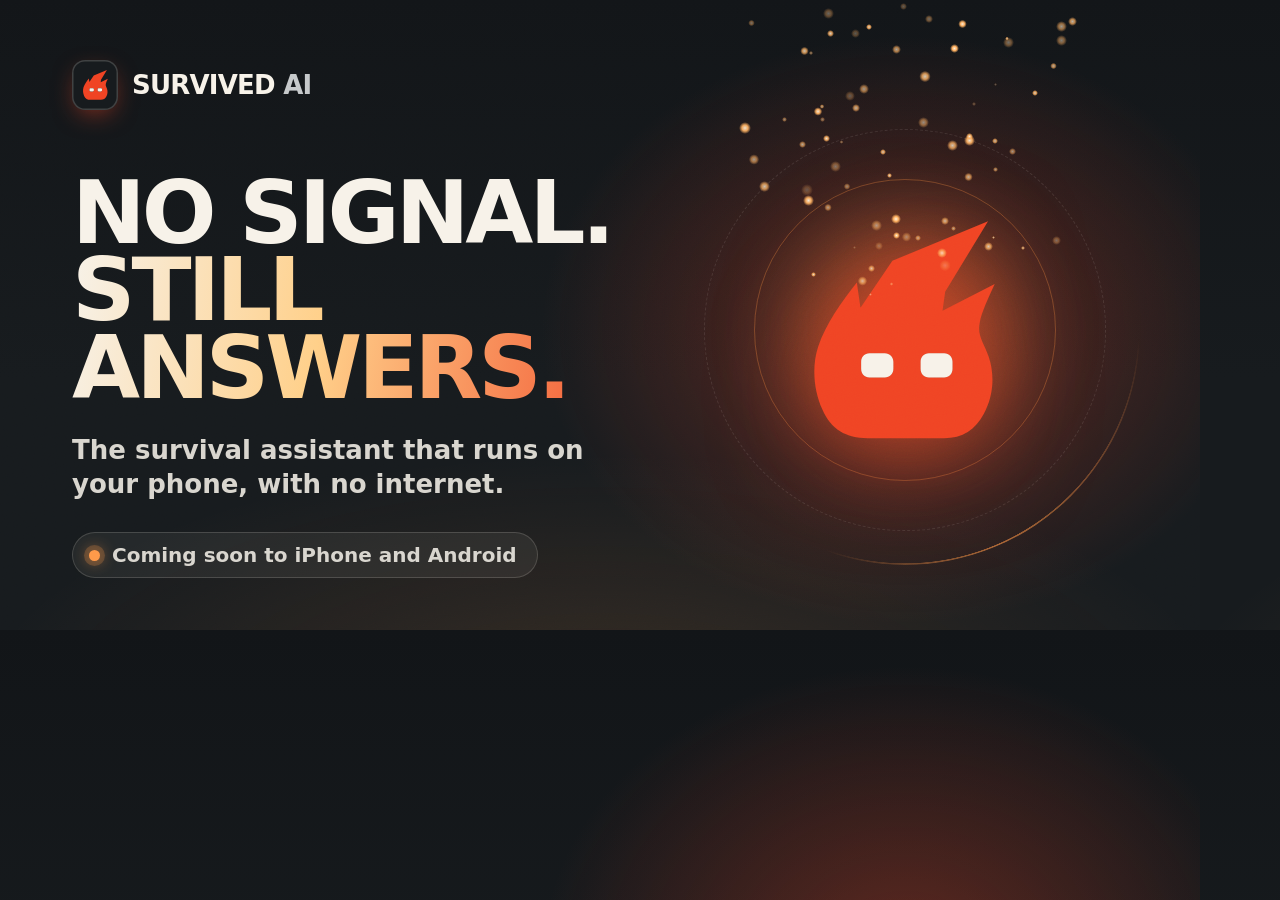
<file: tools/og-template.html>
<!doctype html>
<!-- Source for site/assets/og/og-image.png (1200x630). Rendered by tools/render-og.cjs. -->
<html lang="en">
<head>
<meta charset="utf-8">
<style>
  html, body { margin: 0; width: 1200px; height: 630px; overflow: hidden; }
  body {
    font-family: system-ui, -apple-system, "Segoe UI", Roboto, Arial, sans-serif;
    color: #F7F2E9;
    background:
      radial-gradient(520px 420px at 905px 330px, rgb(240 68 36 / .34), transparent 70%),
      radial-gradient(900px 380px at 600px 720px, rgb(255 150 70 / .14), transparent 70%),
      linear-gradient(180deg, #121518, #171B1E 60%);
    position: relative;
  }
  .grain { position: absolute; inset: 0; opacity: .08; mix-blend-mode: overlay;
    background-image: url("data:image/svg+xml,%3Csvg xmlns='http://www.w3.org/2000/svg' width='160' height='160'%3E%3Cfilter id='n'%3E%3CfeTurbulence type='fractalNoise' baseFrequency='.9' numOctaves='2' stitchTiles='stitch'/%3E%3C/filter%3E%3Crect width='100%25' height='100%25' filter='url(%23n)'/%3E%3C/svg%3E"); }
  .copy { position: absolute; left: 72px; top: 60px; width: 720px; }
  .brand { display: flex; align-items: center; gap: 14px; font-weight: 900; font-size: 26px; letter-spacing: -0.03em; }
  .brand span { color: #C6C9CB; }
  .tile { width: 46px; height: 50px; border-radius: 13px; background: #171B1E; display: grid; place-items: center;
    box-shadow: inset 0 0 0 1.5px rgb(247 242 233 / .18), 0 8px 26px -8px rgb(240 68 36 / .7); }
  h1 { margin: 64px 0 0; font-size: 88px; line-height: .88; letter-spacing: -0.045em; font-weight: 900; text-transform: uppercase; }
  h1 em { font-style: normal; display: block;
    background: linear-gradient(100deg, #F7F2E9 0%, #FFD08A 35%, #F04424 85%);
    -webkit-background-clip: text; background-clip: text; color: transparent; }
  p { margin: 28px 0 0; font-size: 26px; line-height: 1.3; font-weight: 650; color: #D9D6CF; max-width: 520px; }
  .pill { position: absolute; left: 72px; bottom: 52px; display: inline-flex; align-items: center; gap: 12px;
    padding: 10px 20px 10px 16px; border-radius: 999px; border: 1.5px solid rgb(247 242 233 / .16);
    background: rgb(247 242 233 / .06); font-size: 20px; font-weight: 700; color: #D9D6CF; }
  .dot { width: 11px; height: 11px; border-radius: 50%; background: #FF9A4A; box-shadow: 0 0 0 5px rgb(255 154 74 / .22), 0 0 16px #FF9A4A; }
  .visual { position: absolute; left: 905px; top: 330px; translate: -50% -50%; width: 470px; height: 470px; display: grid; place-items: center; }
  .ring { position: absolute; border-radius: 50%; border: 1.5px solid rgb(247 242 233 / .1); }
  .r1 { width: 300px; height: 300px; border-color: rgb(255 150 70 / .3); }
  .r2 { width: 400px; height: 400px; border-style: dashed; }
  .r3 { width: 470px; height: 470px; border: 0; background: conic-gradient(from 200deg, transparent 0 70%, rgb(255 150 70 / .6) 88%, transparent);
    -webkit-mask: radial-gradient(closest-side, transparent calc(100% - 2px), #000 calc(100% - 1.5px)); mask: radial-gradient(closest-side, transparent calc(100% - 2px), #000 calc(100% - 1.5px)); }
  .glow { position: absolute; width: 280px; height: 280px; border-radius: 50%; filter: blur(34px);
    background: radial-gradient(closest-side, rgb(240 68 36 / .8), rgb(255 150 70 / .3) 55%, transparent); }
  .flame { position: relative; width: 196px; filter: drop-shadow(0 20px 50px rgb(240 68 36 / .55)); }
  .ember { position: absolute; border-radius: 50%; background: radial-gradient(circle, #FFF3DE 0, #FFB060 35%, rgb(240 68 36 / 0) 70%); }
</style>
</head>
<body>
  <div class="visual">
    <span class="ring r3"></span><span class="ring r2"></span><span class="ring r1"></span>
    <span class="glow"></span>
    <svg class="flame" viewBox="250 50 590 700"><path d="M795 72L507 191L411 332L400 256C355 314 307 378 283 451C263 514 272 584 296 638C322 699 368 725 432 725H662C719 725 757 699 782 652C811 599 816 536 797 480C782 436 762 418 770 377C775 347 796 303 815 261L658 341L666 284Z M438 469H484C499 469 510 480 510 495V516C510 532 499 542 484 542H438C423 542 413 532 413 516V495C413 480 423 469 438 469Z M617 469H663C678 469 688 480 688 495V516C688 532 678 542 663 542H617C602 542 592 532 592 516V495C592 480 602 469 617 469Z" fill="#F04424" fill-rule="evenodd"/><path d="M438 469H484C499 469 510 480 510 495V516C510 532 499 542 484 542H438C423 542 413 532 413 516V495C413 480 423 469 438 469Z M617 469H663C678 469 688 480 688 495V516C688 532 678 542 663 542H617C602 542 592 532 592 516V495C592 480 602 469 617 469Z" fill="#F7F2E9"/></svg>
  </div>
  <div id="embers"></div>
  <div class="grain"></div>
  <div class="copy">
    <div class="brand"><span class="tile"><svg viewBox="250 50 590 700" width="27" height="32"><path d="M795 72L507 191L411 332L400 256C355 314 307 378 283 451C263 514 272 584 296 638C322 699 368 725 432 725H662C719 725 757 699 782 652C811 599 816 536 797 480C782 436 762 418 770 377C775 347 796 303 815 261L658 341L666 284Z M438 469H484C499 469 510 480 510 495V516C510 532 499 542 484 542H438C423 542 413 532 413 516V495C413 480 423 469 438 469Z M617 469H663C678 469 688 480 688 495V516C688 532 678 542 663 542H617C602 542 592 532 592 516V495C592 480 602 469 617 469Z" fill="#F04424" fill-rule="evenodd"/><path d="M438 469H484C499 469 510 480 510 495V516C510 532 499 542 484 542H438C423 542 413 532 413 516V495C413 480 423 469 438 469Z M617 469H663C678 469 688 480 688 495V516C688 532 678 542 663 542H617C602 542 592 532 592 516V495C592 480 602 469 617 469Z" fill="#F7F2E9"/></svg></span><b style="font-weight:900">SURVIVED <span>AI</span></b></div>
    <h1>No signal.<em>Still answers.</em></h1>
    <p>The survival assistant that runs on your phone, with no internet.</p>
  </div>
  <div class="pill"><span class="dot"></span>Coming soon to iPhone and Android</div>
  <script>
    // Deterministic ember scatter around the flame.
    let seed = 7; const r = () => (seed = (seed * 16807) % 2147483647) / 2147483647;
    const box = document.getElementById('embers');
    for (let i = 0; i < 70; i++) {
      const e = document.createElement('span'); e.className = 'ember';
      const s = 3 + r() * 9;
      const x = 905 + (r() - 0.5) * 300 * (0.4 + r());
      const y = 330 - 40 - r() * 290 + (r() - 0.5) * 30;
      e.style.cssText = `width:${s}px;height:${s}px;left:${x}px;top:${y}px;opacity:${0.25 + r() * 0.75}`;
      box.appendChild(e);
    }
  </script>
</body>
</html>
</file>
<file: assets/css/main.css>
/* =========================================================================
   SurvivedAI landing page
   One dark, warm, ember-lit world. No frameworks, no build step.
   Type: Barlow + Barlow Condensed (SIL OFL 1.1, self-hosted, Latin subset).
   ========================================================================= */

@font-face {
  font-family: "Barlow Condensed";
  src: url("../fonts/barlow-condensed-800.woff2") format("woff2");
  font-weight: 800; font-style: normal; font-display: swap;
}
@font-face {
  font-family: "Barlow Condensed";
  src: url("../fonts/barlow-condensed-600.woff2") format("woff2");
  font-weight: 600; font-style: normal; font-display: swap;
}
@font-face {
  font-family: "Barlow";
  src: url("../fonts/barlow-400.woff2") format("woff2");
  font-weight: 400; font-style: normal; font-display: swap;
}
@font-face {
  font-family: "Barlow";
  src: url("../fonts/barlow-600.woff2") format("woff2");
  font-weight: 600; font-style: normal; font-display: swap;
}

:root {
  --ink: #111418;
  --ink-2: #171B22;
  --ink-3: #1F242C;
  --paper: #F4EEE3;
  --text: #F4EEE3;
  --text-dim: #BDB5A8;
  --text-mute: #948D82;
  --line: rgba(244, 238, 227, 0.12);
  --line-strong: rgba(244, 238, 227, 0.22);
  --flame: #F04424;
  --signal: #E33D44;
  --ember: #FF6B3A;
  --ember-hot: #FF9A5C;
  --amber: #FFC489;
  --olive: #4E5743;
  --slate: #8996A8;

  --pad: clamp(20px, 5vw, 64px);
  --max: 1240px;
  --header-h: 72px;
  --radius: 24px;

  --f-sans: "Barlow", ui-sans-serif, system-ui, -apple-system, "Segoe UI", Roboto, sans-serif;
  --f-cond: "Barlow Condensed", "Arial Narrow", "Roboto Condensed", ui-sans-serif, sans-serif;

  --hot-gradient: linear-gradient(100deg, #FFC489 0%, #FF8A4C 38%, #F04424 100%);
  --ease-out: cubic-bezier(.2, .7, .2, 1);
}

/* ---------- Base ---------- */
*, *::before, *::after { box-sizing: border-box; }
html { -webkit-text-size-adjust: 100%; text-size-adjust: 100%; scroll-behavior: smooth; scroll-padding-top: calc(var(--header-h) + 8px); }
body {
  margin: 0;
  background: var(--ink);
  color: var(--text);
  font: 400 1.125rem/1.55 var(--f-sans);
  -webkit-font-smoothing: antialiased;
  -moz-osx-font-smoothing: grayscale;
  text-rendering: optimizeLegibility;
  overflow-x: clip;
}
img, svg, video, canvas { display: block; max-width: 100%; }
img { height: auto; }
a { color: inherit; }
p { margin: 0; }
h1, h2, h3 { margin: 0; font-weight: 600; text-wrap: balance; }
ul, ol { margin: 0; padding: 0; }
figure { margin: 0; }
button { font: inherit; color: inherit; }
::selection { background: var(--flame); color: #fff; }

:focus-visible { outline: 2px solid var(--amber); outline-offset: 3px; border-radius: 6px; }

.sr-only {
  position: absolute !important; width: 1px; height: 1px; padding: 0; margin: -1px;
  overflow: hidden; clip: rect(0 0 0 0); white-space: nowrap; border: 0;
}
.skip-link {
  position: absolute; left: 12px; top: -60px; z-index: 100;
  padding: 10px 16px; border-radius: 10px; background: var(--paper); color: var(--ink);
  font-weight: 600; text-decoration: none;
}
.skip-link:focus { top: 12px; }

.wrap { width: min(100% - 2 * var(--pad), var(--max)); margin-inline: auto; }

/* ---------- Type helpers ---------- */
.display, .h-cond {
  font-family: var(--f-cond);
  font-weight: 800;
  text-transform: uppercase;
  line-height: .88;
  letter-spacing: -.005em;
}
.h-sans {
  font-family: var(--f-sans);
  font-weight: 600;
  font-size: clamp(2.25rem, 3.9vw, 3.375rem);
  line-height: 1.02;
  letter-spacing: -.025em;
}
.hot {
  color: var(--ember-hot);
  background: var(--hot-gradient);
  -webkit-background-clip: text; background-clip: text;
  -webkit-text-fill-color: transparent;
}
.eyebrow {
  display: inline-flex; align-items: center; gap: 12px;
  margin-bottom: 22px;
  font: 600 .875rem/1 var(--f-sans);
  letter-spacing: .16em; text-transform: uppercase;
  color: var(--ember-hot);
}
.eyebrow::before { content: ""; width: 28px; height: 2px; border-radius: 2px; background: currentColor; }
.kicker {
  display: inline-flex; align-items: center; gap: 10px;
  font: 600 .8125rem/1 var(--f-sans);
  letter-spacing: .16em; text-transform: uppercase;
  color: var(--amber);
}
.kicker__dot {
  position: relative; width: 8px; height: 8px; border-radius: 50%;
  background: var(--ember); box-shadow: 0 0 12px 2px rgba(255, 107, 58, .7);
}
.kicker__dot::after {
  content: ""; position: absolute; inset: -5px; border-radius: 50%;
  border: 1px solid rgba(255, 107, 58, .6);
  animation: ping 2.4s var(--ease-out) infinite;
}
@keyframes ping { from { transform: scale(.4); opacity: 1; } to { transform: scale(1.8); opacity: 0; } }
.fine { margin-top: 28px; font-size: .9375rem; color: var(--text-mute); }

/* ---------- Buttons ---------- */
.cta-row { display: flex; flex-wrap: wrap; gap: 12px; }
.btn {
  display: inline-flex; align-items: center; justify-content: center; gap: 10px;
  min-height: 54px; padding: 0 26px;
  border-radius: 999px; border: 1px solid transparent;
  font: 600 1.0625rem/1 var(--f-sans);
  text-decoration: none; cursor: pointer;
  transition: transform .2s var(--ease-out), background-color .2s, border-color .2s, box-shadow .2s;
}
.btn:active { transform: translateY(1px); }
.btn--small { min-height: 40px; padding: 0 18px; font-size: .9375rem; }
.btn--ember {
  color: #1A0C06;
  background: linear-gradient(180deg, #FF8A55, #F35A2E);
  box-shadow: 0 10px 40px -8px rgba(240, 68, 36, .65), inset 0 1px 0 rgba(255, 255, 255, .35);
}
.btn--ember:hover { box-shadow: 0 14px 50px -6px rgba(240, 68, 36, .85), inset 0 1px 0 rgba(255, 255, 255, .35); transform: translateY(-1px); }
.btn--ember svg { transition: transform .2s var(--ease-out); }
.btn--ember:hover svg { transform: translateX(3px); }
.btn--light { color: var(--ink); background: var(--paper); }
.btn--light:hover { background: #fff; }
.btn--ghost { color: var(--text); background: rgba(244, 238, 227, .05); border-color: var(--line-strong); }
.btn--ghost:hover { background: rgba(244, 238, 227, .1); border-color: rgba(244, 238, 227, .4); }

/* ---------- Header ---------- */
.site-header {
  position: fixed; inset: 0 0 auto; z-index: 50;
  height: var(--header-h);
  transition: background-color .3s, border-color .3s, backdrop-filter .3s;
  border-bottom: 1px solid transparent;
}
.site-header.is-scrolled {
  background: rgba(17, 20, 24, .78);
  background: color-mix(in oklab, var(--ink) 80%, transparent);
  -webkit-backdrop-filter: blur(14px) saturate(140%);
  backdrop-filter: blur(14px) saturate(140%);
  border-bottom-color: var(--line);
}
.site-header__inner { height: 100%; display: flex; align-items: center; gap: 32px; }
.brand { display: inline-flex; align-items: center; gap: 12px; text-decoration: none; }
.brand__tile {
  display: grid; place-items: center;
  width: 36px; height: 40px; border-radius: 10px;
  background: var(--ink-2); border: 1px solid var(--line-strong);
}
.brand__word {
  font: 800 1.375rem/1 var(--f-cond); text-transform: uppercase; letter-spacing: .01em;
}
.brand__word span { color: var(--text-dim); }
.site-nav { margin-left: auto; }
.site-nav ul { display: flex; gap: 28px; list-style: none; }
.site-nav a {
  font: 600 .9375rem/1 var(--f-sans); color: var(--text-dim); text-decoration: none;
  padding: 8px 0; transition: color .2s;
}
.site-nav a:hover { color: var(--text); }
.menu-btn { display: none; }
.mobile-menu { display: none; }

/* ---------- Hero ---------- */
.hero {
  position: relative; isolation: isolate; overflow: hidden;
  min-height: clamp(680px, 100svh, 940px);
  display: grid; align-items: center;
  padding-top: var(--header-h);
  background:
    radial-gradient(50% 60% at 18% 48%, rgba(240, 68, 36, .14), transparent 70%),
    var(--ink);
}
.hero__media {
  position: absolute; inset: 0 auto 0 0; z-index: -1;
  width: 61%;
}
.hero__shot { position: absolute; inset: 0; opacity: 0; transition: opacity 1.1s ease; }
.hero__shot.is-on { opacity: 1; }
.hero__shot img { width: 100%; height: 100%; object-fit: cover; object-position: var(--pos, 40% 30%); }
.hero__media::after {
  content: ""; position: absolute; inset: 0; z-index: 1; pointer-events: none;
  background:
    linear-gradient(to right, transparent 56%, rgba(17, 20, 24, .7) 80%, var(--ink) 99%),
    linear-gradient(to top, var(--ink) 0%, rgba(17, 20, 24, .45) 14%, transparent 30%),
    linear-gradient(to bottom, rgba(17, 20, 24, .85) 0%, rgba(17, 20, 24, .3) 16%, transparent 30%),
    radial-gradient(120% 90% at 30% 50%, transparent 45%, rgba(10, 12, 15, .55) 100%);
}
/* Film grain: a tiny inline SVG noise tile. */
.hero__media::before {
  content: ""; position: absolute; inset: 0; z-index: 2; pointer-events: none;
  opacity: .14; mix-blend-mode: overlay;
  background-image: url("data:image/svg+xml,%3Csvg xmlns='http://www.w3.org/2000/svg' width='160' height='160'%3E%3Cfilter id='n'%3E%3CfeTurbulence type='fractalNoise' baseFrequency='.9' numOctaves='2' stitchTiles='stitch'/%3E%3C/filter%3E%3Crect width='100%25' height='100%25' filter='url(%23n)'/%3E%3C/svg%3E");
}
.hero__embers { position: absolute; inset: 0; width: 100%; height: 100%; z-index: 3; pointer-events: none; }
.hero__credit {
  position: absolute; left: var(--pad); bottom: 24px; z-index: 4;
  font-size: .75rem; color: rgba(244, 238, 227, .55); letter-spacing: .02em;
}

.hero__copy { margin-left: auto; width: min(620px, 47%); padding: 40px 0 56px; }
.hero__title {
  font-family: var(--f-cond); font-weight: 800; text-transform: uppercase;
  font-size: clamp(4rem, 9vw, 8.5rem);
  line-height: .84; letter-spacing: -.01em;
  white-space: nowrap;
}
.hero__title-hot {
  color: var(--ember-hot);
  background: var(--hot-gradient);
  -webkit-background-clip: text; background-clip: text;
  -webkit-text-fill-color: transparent;
  filter: drop-shadow(0 0 28px rgba(240, 68, 36, .35));
}
.hero__line {
  margin-top: 26px;
  font-size: clamp(1.375rem, 2.1vw, 1.875rem); line-height: 1.2;
  color: var(--text-dim);
}
.rot { display: grid; margin-top: 4px; }
.rot__word {
  grid-area: 1 / 1;
  font-weight: 600; font-size: 1.32em; line-height: 1.15; letter-spacing: -.015em;
  color: var(--ember-hot);
  background: var(--hot-gradient);
  -webkit-background-clip: text; background-clip: text;
  -webkit-text-fill-color: transparent;
  opacity: 0; transform: translateY(.45em);
  transition: opacity .45s ease, transform .55s var(--ease-out);
}
.rot__word.is-on { opacity: 1; transform: none; }
.rot__word.is-out { opacity: 0; transform: translateY(-.45em); }
.rot__bars { display: flex; gap: 6px; margin: 22px 0 34px; }
.rot__bars i {
  position: relative; overflow: hidden;
  width: 36px; height: 3px; border-radius: 2px; background: rgba(244, 238, 227, .18);
}
.rot__bars i::after {
  content: ""; position: absolute; inset: 0; transform-origin: left; transform: scaleX(0);
  background: var(--ember-hot);
}
.rot__bars i.is-done::after { transform: scaleX(1); }
.rot__bars i.is-on::after { transform: scaleX(1); transition: transform var(--rot-ms, 2800ms) linear; }
.rot__bars.is-static i.is-on::after { transition: none; }

.hero__follow {
  display: inline-flex; align-items: center; gap: 8px; margin-top: 20px;
  font-weight: 600; font-size: 1rem; color: var(--text-dim); text-decoration: none;
  border-bottom: 1px solid var(--line-strong); padding-bottom: 3px;
}
.hero__follow:hover { color: var(--text); border-color: var(--ember-hot); }

/* ---------- Store badges (coming soon) ---------- */
.stores { list-style: none; display: flex; flex-wrap: wrap; gap: 14px; }
.stores--center { justify-content: center; }
.store {
  position: relative;
  display: inline-flex; align-items: center; gap: 10px;
  height: 58px; min-width: 186px; padding: 0 20px 0 16px;
  border-radius: 13px;
  background: #050607; color: #fff;
  border: 1px solid rgba(255, 255, 255, .32);
  text-decoration: none;
  transition: border-color .2s, transform .2s var(--ease-out);
}
.store:hover { border-color: rgba(255, 255, 255, .6); transform: translateY(-1px); }
.store__glyph { flex: none; width: 26px; height: 26px; }
.store__text { display: grid; line-height: 1.05; font-weight: 600; font-size: 1.3125rem; letter-spacing: -.01em; white-space: nowrap; }
.store__text small { font-size: .6875rem; font-weight: 400; letter-spacing: .02em; opacity: .9; margin-bottom: 2px; }
.store__soon {
  position: absolute; top: -10px; right: -8px;
  padding: 5px 9px; border-radius: 999px;
  background: linear-gradient(180deg, #FF8A55, #F35A2E); color: #1A0C06;
  font: 600 .6875rem/1 var(--f-sans); letter-spacing: .06em; text-transform: uppercase;
  box-shadow: 0 6px 18px -4px rgba(240, 68, 36, .7);
  transform: rotate(4deg);
}

@supports (animation-timeline: scroll()) {
  .hero__media picture {
    animation: hero-drift linear both;
    animation-timeline: scroll(root);
    animation-range: 0 100vh;
  }
  @keyframes hero-drift { to { transform: translateY(6%) scale(1.05); } }
}

/* ---------- Demo (How it works) ---------- */
.demo {
  position: relative;
  padding: clamp(72px, 8vw, 112px) 0;
  background:
    radial-gradient(42% 55% at 74% 52%, rgba(240, 68, 36, .17), transparent 72%),
    linear-gradient(to bottom, var(--ink), #13161B 50%, var(--ink));
}
.demo__grid {
  display: grid; grid-template-columns: minmax(0, 1fr) minmax(0, 1fr);
  gap: clamp(40px, 6vw, 96px); align-items: center;
}
.steps { list-style: none; margin-top: 44px; counter-reset: step; }
.step {
  position: relative;
  display: grid; grid-template-columns: 64px 1fr; gap: 8px; align-items: baseline;
  padding: 22px 0;
  border-top: 1px solid var(--line);
}
.step:last-child { border-bottom: 1px solid var(--line); }
.step::before {
  content: ""; position: absolute; left: 0; top: -1px; height: 2px; width: 0;
  background: var(--hot-gradient);
}
.step__num {
  font: 800 1.875rem/1 var(--f-cond); color: var(--text-mute);
  transition: color .4s;
}
.step h3 { font: 600 clamp(1.25rem, 1.8vw, 1.5rem)/1.25 var(--f-sans); }
.step.is-active .step__num { color: var(--ember-hot); }
.step.is-active::before { width: 100%; transition: width var(--step-ms, 2000ms) linear; }
.step.is-done .step__num { color: var(--text); }

.replay {
  display: inline-flex; align-items: center; gap: 8px;
  margin-top: 24px; padding: 10px 16px;
  border-radius: 999px; border: 1px solid var(--line-strong); background: transparent;
  font: 600 .9375rem/1 var(--f-sans); cursor: pointer; color: var(--text-dim);
}
.replay:hover { color: var(--text); border-color: rgba(244, 238, 227, .4); }
.replay.is-hidden { visibility: hidden; }

.demo__stage { display: grid; justify-items: center; gap: 24px; }
.demo__note { max-width: 40ch; text-align: center; font-size: .9375rem; color: var(--text-mute); }
.demo__note strong { color: var(--text-dim); font-weight: 600; }

/* The phone. All screen content is sized in em from a container-query base,
   so it scales with the phone instead of the viewport. */
.phone {
  --w: clamp(296px, 27vw, 360px);
  position: relative;
  width: var(--w); aspect-ratio: 9 / 19.2;
  padding: 11px;
  border-radius: 56px;
  background: linear-gradient(145deg, #3A3F47, #15181C 30%, #0B0D10 70%, #2A2E35);
  box-shadow:
    0 0 0 1px rgba(255, 255, 255, .08),
    inset 0 0 0 1.5px rgba(255, 255, 255, .1),
    0 50px 100px -30px rgba(0, 0, 0, .85),
    0 0 140px -20px rgba(240, 68, 36, .35);
  container-type: inline-size;
}
.phone::before {
  /* side buttons */
  content: ""; position: absolute; left: -3px; top: 22%; width: 3px; height: 9%;
  border-radius: 2px 0 0 2px; background: #2A2E35;
  box-shadow: 0 calc(var(--w) * .22) 0 #2A2E35;
}
.phone__screen {
  position: relative; height: 100%;
  display: flex; flex-direction: column;
  border-radius: 46px; overflow: hidden;
  background: #F7F2E9; color: #171B1E;
  font-family: var(--f-sans);
  font-size: 14px; font-size: 4.25cqw;
  line-height: 1.4;
}

.sb {
  position: relative; flex: none;
  display: flex; align-items: center; justify-content: space-between;
  height: 3.6em; padding: .3em 1.35em 0 2.1em;
  font-weight: 600; font-size: 1em;
}
.sb__time { font-size: 1.05em; letter-spacing: .01em; }
.sb__island {
  position: absolute; left: 50%; top: .75em; translate: -50% 0;
  width: 28%; height: 2.2em; border-radius: 2em; background: #0B0D10;
}
.sb__right { display: inline-flex; align-items: center; gap: .35em; }
.sb__online, .sb__offline { display: inline-flex; align-items: center; gap: .35em; }
.sb__online { display: none; }
.phone[data-net="on"] .sb__online { display: inline-flex; }
.phone[data-net="on"] .sb__offline { display: none; }
.sb__bars { display: inline-flex; align-items: flex-end; gap: .12em; height: .8em; }
.sb__bars i { width: .2em; background: currentColor; border-radius: 1px; }
.sb__bars i:nth-child(1) { height: 35%; } .sb__bars i:nth-child(2) { height: 55%; }
.sb__bars i:nth-child(3) { height: 78%; } .sb__bars i:nth-child(4) { height: 100%; }
.sb__wifi, .sb__plane { width: 1.05em; height: auto; }
.sb__nosvc { font-size: .68em; font-weight: 600; white-space: nowrap; }
.sb__plane { color: #F04424; }
.sb__batt {
  position: relative; display: inline-block; width: 1.6em; height: .8em;
  border: 1.5px solid currentColor; border-radius: .28em; opacity: .9;
}
.sb__batt::after { content: ""; position: absolute; right: -.2em; top: 30%; width: .12em; height: 40%; border-radius: 0 1px 1px 0; background: currentColor; }
.sb__batt i { position: absolute; inset: .1em 30% .1em .1em; border-radius: .12em; background: currentColor; }

.app-bar {
  flex: none;
  display: flex; align-items: center; gap: .6em;
  padding: .45em 1em .8em;
  border-bottom: 1px solid #E2D9CC;
}
.app-bar__menu { display: grid; gap: .22em; width: 1.05em; margin-right: .2em; }
.app-bar__menu i { height: 1.5px; background: #171B1E; border-radius: 1px; }
.app-bar__tile {
  display: grid; place-items: center;
  width: 2.15em; height: 2.3em; border-radius: .55em; background: #171B1E;
}
.app-bar__tile svg { width: 1.15em; height: auto; }
.app-bar__word { display: grid; line-height: 1; gap: .25em; }
.app-bar__word b { font: 800 1.15em/1 var(--f-cond); text-transform: uppercase; letter-spacing: .01em; }
.app-bar__word b span { color: #50565B; }
.app-bar__word small { font-size: .48em; font-weight: 600; letter-spacing: .16em; text-transform: uppercase; color: #69635C; }
.app-bar__model {
  margin-left: auto;
  display: inline-flex; align-items: center; gap: .35em;
  padding: .35em .65em; border-radius: .7em;
  background: #FFFCF7; border: 1px solid #DCD3C6;
  font-size: .78em; font-weight: 600;
}
.app-bar__model i { width: .45em; height: .45em; border-radius: 50%; background: #356347; }

.chat {
  flex: 1; min-height: 0;
  display: flex; flex-direction: column; justify-content: flex-end; gap: .75em;
  padding: .85em 1.05em .6em;
  overflow: hidden;
}
.chat__toast {
  align-self: center;
  display: inline-flex; align-items: center; gap: .45em;
  padding: .38em .8em; border-radius: 2em;
  background: #EEE7DC; color: #50565B;
  font-size: .7em; font-weight: 600; letter-spacing: .01em;
}
.chat__toast svg { color: #F04424; }
.chat__check {
  width: .9em; height: .9em; border-radius: 50%; background: #356347; position: relative;
}
.chat__check::after {
  content: ""; position: absolute; left: .28em; top: .16em; width: .22em; height: .42em;
  border: solid #fff; border-width: 0 1.5px 1.5px 0; transform: rotate(45deg);
}
.chat__toasts { display: grid; justify-items: center; }
.chat__toasts > * { grid-area: 1 / 1; }
.chat__toast--dl { visibility: hidden; }
.phone[data-state="online"] .chat__toast--dl { visibility: visible; }
.phone[data-state="online"] .chat__toast--air { visibility: hidden; }

.chat__user {
  align-self: flex-end; max-width: 84%;
  padding: .65em .85em;
  border-radius: 1.1em 1.1em .3em 1.1em;
  background: #E6E6E3;
  font-size: .93em; line-height: 1.38;
}
.chat__bot { display: grid; grid-template-columns: 1.85em 1fr; gap: .6em; align-items: start; }
.chat__avatar {
  display: grid; place-items: center;
  width: 1.85em; height: 1.95em; border-radius: .45em; background: #171B1E;
}
.chat__avatar svg { width: 1em; height: auto; }
.chat__answer { position: relative; min-height: 1.6em; font-size: .9em; line-height: 1.45; }
.chat__text p { margin: 0 0 .45em; }
.chat__text b { font-weight: 600; }
.chat__text ol { margin: 0 0 .45em; padding-left: 1.15em; }
.chat__text li { margin: .12em 0; padding-left: .1em; }
.chat__text li::marker { font-weight: 600; color: #F04424; }
.chat__thinking { display: none; position: absolute; left: 0; top: 0; gap: .28em; padding-top: .5em; }
.chat__thinking i { width: .42em; height: .42em; border-radius: 50%; background: #69635C; animation: blink 1.2s infinite both; }
.chat__thinking i:nth-child(2) { animation-delay: .15s; }
.chat__thinking i:nth-child(3) { animation-delay: .3s; }
@keyframes blink { 0%, 80%, 100% { opacity: .25; } 40% { opacity: 1; } }

/* Sequence states (set by main.js; default markup state is "done"). */
.phone:is([data-state="online"], [data-state="offline"], [data-state="asking"]) :is(.chat__user, .chat__bot) { visibility: hidden; }
.phone[data-state="thinking"] .chat__thinking { display: inline-flex; }
.phone[data-state="thinking"] .chat__text { visibility: hidden; }
.phone[data-state="thinking"] :is(.chat__user, .chat__bot) { animation: pop .35s var(--ease-out) both; }
.chat__text .w { transition: opacity .18s; }
.phone[data-state="answering"] .chat__text .w:not(.on) { opacity: 0; }
.phone[data-state="answering"] .chat__text li:not(:has(.w.on))::marker { color: transparent; }

.composer {
  flex: none;
  margin: .3em .8em .4em;
  padding: .75em .85em .6em;
  border-radius: 1.15em;
  background: #FFFCF7; border: 1px solid #DCD3C6;
  box-shadow: 0 .4em 1.2em -.6em rgba(23, 27, 30, .25);
}
.composer__input { display: block; min-height: 2.6em; font-size: .9em; line-height: 1.35; color: #69635C; }
.composer__typed { display: none; color: #171B1E; }
.composer__typed::after { content: ""; display: inline-block; width: 1.5px; height: 1.05em; margin-left: 1px; vertical-align: -.15em; background: #F04424; animation: caret 1s steps(1) infinite; }
@keyframes caret { 50% { opacity: 0; } }
.phone[data-state="asking"] .composer__typed { display: inline; }
.phone[data-state="asking"] .composer__ph { display: none; }
.composer__row { display: flex; align-items: center; justify-content: space-between; margin-top: .3em; }
.composer__local { display: inline-flex; align-items: center; gap: .35em; font-size: .7em; color: #69635C; }
.composer__send {
  display: grid; place-items: center;
  width: 2.1em; height: 2.1em; border-radius: 50%;
  background: #E6E6E3; color: #555B60; transition: background-color .2s, color .2s;
}
.phone[data-state="asking"] .composer__send { background: #555B60; color: #FFFCF7; }
.phone__fine { flex: none; padding: 0 1em 1.15em; text-align: center; font-size: .6em; color: #69635C; }

@keyframes pop { from { opacity: 0; transform: translateY(.6em) scale(.97); } }

/* ---------- Use cases ---------- */
.uses { padding: clamp(24px, 3vw, 40px) 0 clamp(72px, 8vw, 112px); }
.uses__head { max-width: 900px; margin-bottom: 52px; }
.h-statement {
  font: 400 clamp(1.875rem, 3.5vw, 3rem)/1.12 var(--f-sans);
  letter-spacing: -.02em;
  color: var(--text);
}
.uses__grid { display: grid; grid-template-columns: repeat(2, minmax(0, 1fr)); gap: 24px; }
.realm {
  position: relative; overflow: hidden;
  padding: clamp(28px, 3.4vw, 48px);
  border-radius: 28px;
  border: 1px solid var(--line);
  background-color: var(--ink-2);
}
.realm--out {
  background-image:
    radial-gradient(90% 70% at 0% 0%, rgba(78, 87, 67, .55), transparent 70%);
  background-image:
    radial-gradient(90% 70% at 0% 0%, color-mix(in oklab, var(--olive) 70%, transparent), transparent 70%);
}
.realm--home {
  background-image:
    radial-gradient(90% 70% at 100% 0%, rgba(240, 68, 36, .22), transparent 70%);
  background-image:
    radial-gradient(90% 70% at 100% 0%, color-mix(in oklab, var(--flame) 26%, transparent), transparent 70%);
}
.realm__title {
  font: 800 clamp(3rem, 5.6vw, 5rem)/.85 var(--f-cond);
  text-transform: uppercase; letter-spacing: -.005em;
  margin-bottom: 28px;
}
.realm--out .realm__title { color: #DCE3CF; }
.realm--home .realm__title { color: var(--amber); }
.asks { list-style: none; }
.asks li {
  position: relative;
  padding: 17px 0 17px 32px;
  border-top: 1px solid var(--line);
  font-size: 1.25rem; line-height: 1.35;
}
.asks li::before {
  content: ""; position: absolute; left: 2px; top: 24px;
  width: 14px; height: 11px; border-radius: 4px 4px 4px 1px;
  border: 1.5px solid currentColor; opacity: .55;
}
.realm--out .asks li::before { color: #B9C6A4; }
.realm--home .asks li::before { color: var(--ember-hot); }

/* ---------- Privacy ---------- */
.privacy {
  padding: clamp(72px, 8vw, 120px) 0;
  background:
    radial-gradient(60% 50% at 50% 0%, rgba(137, 150, 168, .10), transparent 70%),
    #0E1115;
  border-block: 1px solid var(--line);
}
.lit {
  max-width: 20ch;
  font: 400 clamp(2.25rem, 5vw, 4.5rem)/1.04 var(--f-sans);
  letter-spacing: -.03em;
}
.lit span { display: inline; }
.lit__hot {
  color: var(--ember-hot);
  background: var(--hot-gradient);
  -webkit-background-clip: text; background-clip: text;
  -webkit-text-fill-color: transparent;
}
.facts {
  list-style: none;
  display: grid; grid-template-columns: repeat(3, 1fr); gap: clamp(24px, 4vw, 56px);
  margin-top: clamp(56px, 7vw, 88px);
}
.facts li { display: flex; align-items: center; gap: 16px; padding-top: 24px; border-top: 1px solid var(--line-strong); }
.facts svg { flex: none; color: var(--ember-hot); }
.facts h3 { font: 600 1.375rem/1.2 var(--f-sans); }

@supports (animation-timeline: view()) {
  .lit span {
    animation: lit linear both;
    animation-timeline: view();
  }
  .lit span:nth-child(1) { animation-range: entry 30% cover 38%; }
  .lit span:nth-child(2) { animation-range: entry 70% cover 46%; }
  @keyframes lit { from { opacity: .18; } to { opacity: 1; } }
}

/* ---------- Shorts ---------- */
.shorts { padding: clamp(72px, 8vw, 112px) 0 clamp(56px, 6vw, 80px); overflow: hidden; }
.shorts__head {
  display: flex; flex-wrap: wrap; justify-content: space-between;
  gap: 24px 40px; align-items: end;
}
.shorts__sub { margin-top: 14px; font-size: 1.25rem; color: var(--text-dim); }
.h-cond { font-size: clamp(3rem, 6vw, 5.5rem); }
.platforms { list-style: none; display: flex; flex-wrap: wrap; gap: 10px; }
.platforms a {
  display: inline-flex; align-items: center; gap: 8px;
  padding: 10px 16px; border-radius: 999px;
  border: 1px solid var(--line-strong);
  font: 600 .9375rem/1 var(--f-sans); text-decoration: none;
  transition: border-color .2s, background-color .2s;
}
.platforms a:hover { border-color: var(--ember-hot); background: rgba(255, 107, 58, .08); }

.reel-wrap { position: relative; margin-top: 52px; }
.reel {
  --inset: max(var(--pad), (100vw - var(--max)) / 2);
  list-style: none;
  display: flex; gap: 18px;
  overflow-x: auto; overscroll-behavior-x: contain;
  scroll-snap-type: x mandatory;
  scroll-padding-inline: var(--inset);
  padding: 6px var(--inset) 18px;
  scrollbar-width: none;
}
.reel::-webkit-scrollbar { display: none; }
.clip { flex: 0 0 clamp(236px, 21vw, 296px); scroll-snap-align: start; }
.clip a {
  position: relative; display: block; overflow: hidden;
  aspect-ratio: 9 / 16;
  border-radius: 22px;
  background: var(--ink-2);
  text-decoration: none;
  box-shadow: 0 0 0 1px var(--line), 0 30px 60px -30px rgba(0, 0, 0, .8);
  container-type: inline-size;
  transition: box-shadow .3s, transform .3s var(--ease-out);
}
.clip picture, .clip img { width: 100%; height: 100%; }
.clip img { object-fit: cover; transition: transform .6s var(--ease-out); }
.clip a::after {
  content: ""; position: absolute; inset: 0; pointer-events: none;
  background: linear-gradient(to top, rgba(10, 12, 15, .94) 0%, rgba(10, 12, 15, .6) 30%, transparent 55%);
}
.clip a::before {
  /* play glyph */
  content: ""; position: absolute; z-index: 2; top: 14px; right: 14px;
  width: 38px; height: 38px; border-radius: 50%;
  background: rgba(17, 20, 24, .55) url("data:image/svg+xml,%3Csvg xmlns='http://www.w3.org/2000/svg' viewBox='0 0 16 16'%3E%3Cpath d='M5.5 3.8v8.4L12.3 8z' fill='%23F4EEE3'/%3E%3C/svg%3E") center / 16px no-repeat;
  -webkit-backdrop-filter: blur(6px); backdrop-filter: blur(6px);
  box-shadow: inset 0 0 0 1px rgba(244, 238, 227, .25);
}
.clip a:hover { transform: translateY(-4px); box-shadow: 0 0 0 1px rgba(255, 154, 92, .55), 0 40px 70px -30px rgba(240, 68, 36, .45); }
.clip a:hover img { transform: scale(1.04); }
.clip__tag {
  position: absolute; z-index: 2; top: 16px; left: 14px;
  padding: 7px 10px; border-radius: 999px;
  background: rgba(17, 20, 24, .6);
  -webkit-backdrop-filter: blur(6px); backdrop-filter: blur(6px);
  font: 600 .75rem/1 var(--f-sans); letter-spacing: .12em; text-transform: uppercase;
}
.clip__body { position: absolute; z-index: 2; left: 18px; right: 18px; bottom: 18px; display: grid; gap: 8px; }
.clip__title {
  font: 800 1.75rem/.92 var(--f-cond); text-transform: uppercase;
  font-size: clamp(1.5rem, 10.5cqw, 2rem);
}
.clip__rule { font-size: 1rem; line-height: 1.35; color: rgba(244, 238, 227, .86); }

.reel__nav {
  width: min(100% - 2 * var(--pad), var(--max)); margin: 8px auto 0;
  display: flex; justify-content: flex-end; gap: 10px;
}
.reel__btn {
  display: grid; place-items: center;
  width: 48px; height: 48px; border-radius: 50%;
  border: 1px solid var(--line-strong); background: transparent; cursor: pointer;
  transition: border-color .2s, background-color .2s, opacity .2s;
}
.reel__btn:hover { border-color: var(--ember-hot); background: rgba(255, 107, 58, .08); }
.reel__btn:disabled { opacity: .35; cursor: default; }
.shorts .fine { margin-top: 14px; }

/* ---------- FAQ ---------- */
.faq { padding: clamp(64px, 7vw, 104px) 0 clamp(24px, 3vw, 40px); border-top: 1px solid var(--line); }
.faq__grid { display: grid; grid-template-columns: minmax(0, 5fr) minmax(0, 7fr); gap: clamp(40px, 6vw, 96px); align-items: start; }
.faq__head { position: sticky; top: calc(var(--header-h) + 32px); }
.faq__head .h-sans { margin-bottom: 20px; }
.faq__head a, .faq__body a { color: var(--amber); text-underline-offset: 3px; }
.faq__list details { border-top: 1px solid var(--line); }
.faq__list details:last-child { border-bottom: 1px solid var(--line); }
.faq__list summary {
  display: flex; align-items: center; justify-content: space-between; gap: 24px;
  padding: 24px 0;
  font: 600 1.3125rem/1.3 var(--f-sans);
  cursor: pointer; list-style: none;
}
.faq__list summary::-webkit-details-marker { display: none; }
.faq__list summary::after {
  content: ""; flex: none; width: 32px; height: 32px; border-radius: 50%;
  border: 1px solid var(--line-strong);
  background:
    linear-gradient(currentColor, currentColor) center / 12px 1.5px no-repeat,
    linear-gradient(currentColor, currentColor) center / 1.5px 12px no-repeat;
  transition: transform .3s var(--ease-out), border-color .2s;
}
.faq__list details[open] summary::after { transform: rotate(45deg); border-color: var(--ember-hot); color: var(--ember-hot); }
.faq__list summary:hover::after { border-color: var(--ember-hot); }
.faq__body { padding: 0 56px 26px 0; }
.faq__body p { color: var(--text-dim); font-size: 1.125rem; max-width: 62ch; }

/* ---------- Follow ---------- */
.follow {
  position: relative; isolation: isolate; overflow: hidden;
  --aw: min(760px, 118vw);
  padding: calc(var(--aw) * .74 + 16px) 0 clamp(72px, 8vw, 112px);
  text-align: center;
  background: radial-gradient(50% 45% at 50% 34%, rgba(240, 68, 36, .22), transparent 75%), var(--ink);
}
.follow__art {
  position: absolute; z-index: -1; left: 50%; top: calc(var(--aw) * -.04); translate: -50% 0;
  width: var(--aw);
}
.follow__art img {
  width: 100%;
  -webkit-mask-image: radial-gradient(closest-side at 50% 52%, #000 45%, transparent 92%);
  mask-image: radial-gradient(closest-side at 50% 52%, #000 45%, transparent 92%);
}
.follow__art::after {
  content: ""; position: absolute; inset: 0;
  background: linear-gradient(to bottom, transparent 62%, var(--ink) 92%);
}
.follow__inner { position: relative; display: grid; justify-items: center; }
.follow__title {
  margin: 0 0 36px;
  font: 800 clamp(3.4rem, 9.6vw, 8.75rem)/.86 var(--f-cond);
  text-transform: uppercase; letter-spacing: -.01em;
  text-shadow: 0 8px 40px rgba(0, 0, 0, .5);
}
.follow__title .hot { text-shadow: none; filter: drop-shadow(0 0 30px rgba(240, 68, 36, .35)); }
.follow__lede { font-size: clamp(1.125rem, 1.6vw, 1.375rem); color: var(--text-dim); max-width: 36ch; }
.socials {
  list-style: none; width: 100%; max-width: 880px;
  display: grid; grid-template-columns: repeat(3, 1fr); gap: 14px;
  margin-top: 48px;
}
.social {
  position: relative;
  display: grid; grid-template-columns: auto 1fr; grid-template-rows: auto auto; column-gap: 14px; row-gap: 2px;
  align-items: center; text-align: left;
  padding: 20px 52px 20px 22px;
  border-radius: 20px;
  border: 1px solid var(--line-strong);
  background: rgba(23, 27, 34, .72);
  -webkit-backdrop-filter: blur(10px); backdrop-filter: blur(10px);
  text-decoration: none;
  transition: border-color .2s, background-color .2s, transform .2s var(--ease-out);
}
.social svg { grid-row: 1 / 3; color: var(--ember-hot); }
.social__name { font: 600 1.1875rem/1.1 var(--f-sans); }
.social__handle { font-size: .9375rem; color: var(--text-dim); }
.social::after {
  content: "\2192"; position: absolute; right: 22px; top: 50%; translate: 0 -50%;
  font-size: 1.25rem; color: var(--text-dim); transition: translate .2s var(--ease-out), color .2s;
}
.social:hover { border-color: var(--ember-hot); background: rgba(40, 26, 22, .8); transform: translateY(-2px); }
.social:hover::after { translate: 4px -50%; color: var(--ember-hot); }
.follow__soon {
  margin-top: 28px;
  font: 600 .8125rem/1 var(--f-sans); letter-spacing: .16em; text-transform: uppercase; color: var(--text-mute);
}

/* ---------- Footer ---------- */
.site-footer { padding: 48px 0 40px; border-top: 1px solid var(--line); background: #0D0F12; }
.site-footer__warning {
  padding: 18px 22px; border-radius: 16px;
  border: 1px solid rgba(227, 61, 68, .35);
  background: rgba(227, 61, 68, .08);
  font-size: 1.0625rem;
}
.site-footer__warning strong { font-weight: 600; }
.site-footer__row { display: flex; flex-wrap: wrap; align-items: center; justify-content: space-between; gap: 20px; margin: 36px 0 24px; }
.site-footer__links { list-style: none; display: flex; gap: 24px; }
.site-footer__links a { color: var(--text-dim); text-decoration: none; font-weight: 600; font-size: 1rem; }
.site-footer__links a:hover { color: var(--text); }
.site-footer__legal { font-size: .875rem; color: var(--text-mute); }

/* ---------- Scroll-driven reveals (progressive; static when unsupported) ---------- */
@supports (animation-timeline: view()) {
  .realm, .facts li, .clip, .faq__list details, .socials li {
    animation: rise linear both;
    animation-timeline: view();
    animation-range: entry 0% entry 55%;
  }
  @keyframes rise { from { opacity: 0; transform: translateY(36px); } }
}

/* ---------- Responsive ---------- */
@media (max-width: 1100px) {
  .site-nav ul { gap: 20px; }
}

@media (max-width: 959px) {
  :root { --header-h: 64px; }
  .site-nav { display: none; }
  .site-header__cta { margin-left: auto; }
  .menu-btn {
    display: grid; place-content: center; gap: 6px;
    width: 44px; height: 44px; border-radius: 12px;
    border: 1px solid var(--line-strong); background: rgba(17, 20, 24, .4); cursor: pointer;
  }
  .menu-btn span { display: block; width: 18px; height: 2px; border-radius: 2px; background: currentColor; }
  .mobile-menu[popover] {
    display: none;
    position: fixed; inset: calc(var(--header-h) + 4px) 12px auto auto; margin: 0;
    width: min(320px, calc(100vw - 24px));
    padding: 10px; border-radius: 20px;
    border: 1px solid var(--line-strong); background: var(--ink-2); color: var(--text);
    box-shadow: 0 30px 60px -20px rgba(0, 0, 0, .8);
  }
  .mobile-menu[popover]:popover-open { display: block; }
  .mobile-menu ul { list-style: none; display: grid; gap: 2px; }
  .mobile-menu a:not(.btn) { display: block; padding: 14px 14px; border-radius: 12px; font-weight: 600; font-size: 1.125rem; text-decoration: none; }
  .mobile-menu a:not(.btn):hover { background: var(--ink-3); }
  .mobile-menu .btn { width: 100%; margin-top: 8px; }

  .hero { min-height: 0; display: block; padding-top: 0; }
  .hero__media { position: relative; inset: auto; width: 100%; height: auto; aspect-ratio: 1080 / 1080; }
  .hero__media::after {
    background:
      linear-gradient(to top, var(--ink) 1%, rgba(17, 20, 24, .55) 10%, transparent 24%),
      linear-gradient(to bottom, rgba(17, 20, 24, .75) 0%, transparent 24%),
      radial-gradient(120% 90% at 40% 40%, transparent 55%, rgba(10, 12, 15, .5) 100%);
  }
  .hero__credit { display: none; }
  .hero__inner { display: block; margin-top: -7vw; position: relative; }
  .hero__copy { width: 100%; max-width: 620px; margin: 0; padding: 0 0 24px; }
  .hero__title { font-size: clamp(4rem, 19vw, 7rem); }
  .hero__line { margin-top: 18px; }
  .rot__bars { margin: 18px 0 30px; }

  .demo__grid { grid-template-columns: 1fr; gap: 0; }
  .demo__copy { display: contents; }
  .demo__head { order: 1; }
  .demo__stage { order: 2; margin-top: 44px; }
  .steps { order: 3; margin-top: 48px; }
  .replay { order: 4; justify-self: start; }

  .uses__grid { grid-template-columns: 1fr; }
  .facts { grid-template-columns: 1fr; gap: 28px; }
  .faq__grid { grid-template-columns: 1fr; gap: 32px; }
  .faq__head { position: static; }
  .socials { grid-template-columns: 1fr; max-width: 460px; }
}

@media (max-width: 599px) {
  .site-header__cta { display: none; }
  .menu-btn { margin-left: auto; }
  .brand__word { font-size: 1.25rem; }
  .btn { width: 100%; }
  .cta-row { flex-direction: column; }
  .stores { gap: 12px; }
  .stores li { flex: 1 1 0; min-width: 0; }
  .store { width: 100%; min-width: 0; padding: 0 12px; gap: 8px; height: 54px; }
  .store__text { font-size: 1.0625rem; }
  .store__glyph { width: 22px; height: 22px; }
  .phone { --w: min(82vw, 330px); }
  .clip { flex-basis: 64vw; }
  .asks li { font-size: 1.0625rem; }
  .faq__list summary { font-size: 1.1875rem; }
  .faq__body { padding-right: 0; }
  .reel__nav { display: none; }
}

/* ---------- Reduced motion ---------- */
@media (prefers-reduced-motion: reduce) {
  html { scroll-behavior: auto; }
  *, *::before, *::after {
    animation-duration: .001ms !important;
    animation-iteration-count: 1 !important;
    transition-duration: .001ms !important;
  }
  .hero__media picture, .lit span, .realm, .facts li, .clip, .faq__list details, .socials li { animation: none !important; }
}

/* ---------- WAITLIST (stub, unused until a backend exists) ---------- */
.waitlist { width: 100%; max-width: 520px; margin: 32px auto 0; }
</file>
